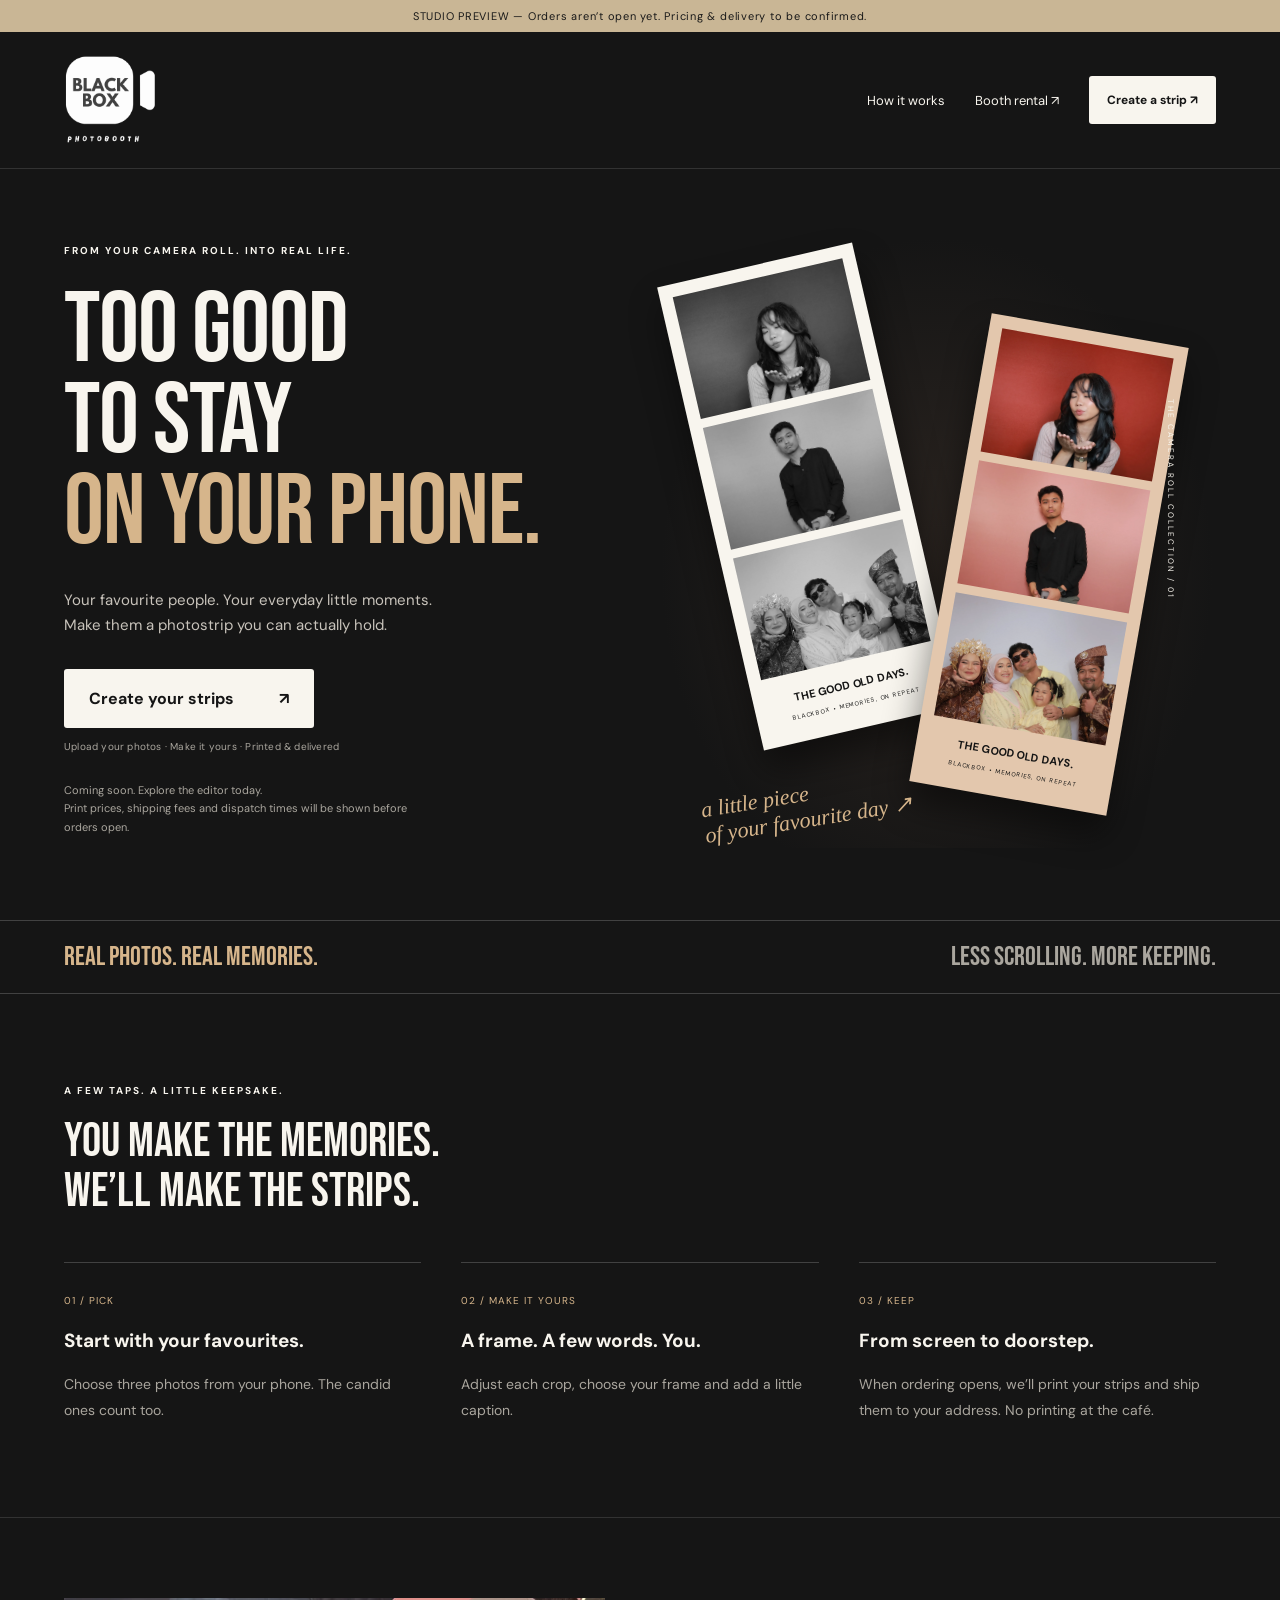
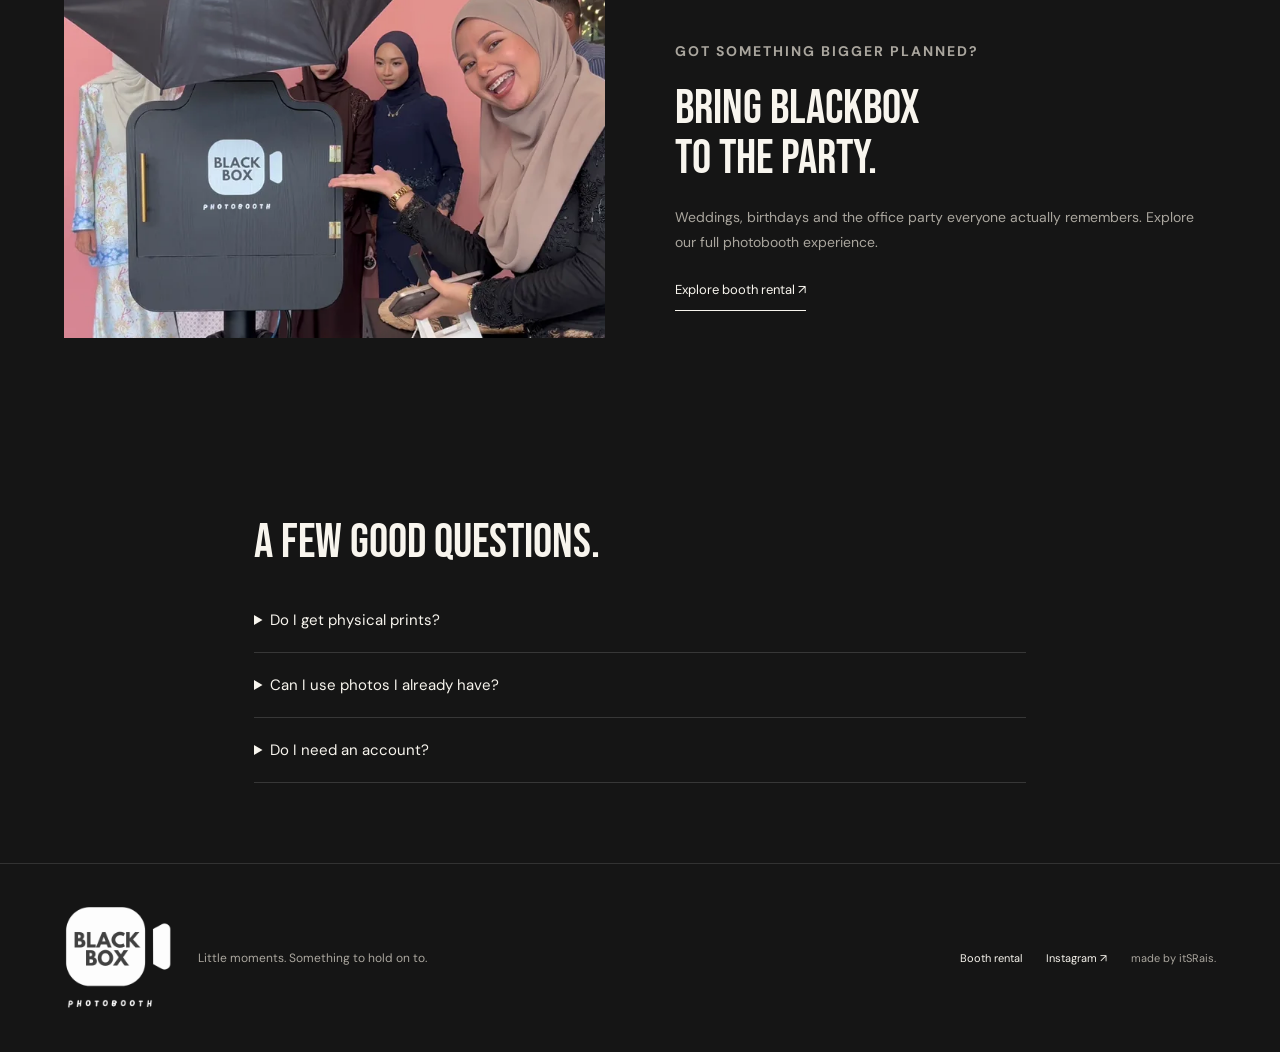
<file: index.html>
<!doctype html><html lang="en"><head><meta charset="utf-8"><meta name="viewport" content="width=device-width,initial-scale=1"><meta name="description" content="Turn your favourite photos into Blackbox photostrips. Create a strip from your camera roll, or explore our event booth rental."><title>Photostrips | Blackbox</title><link href="https://fonts.googleapis.com/css2?family=Bebas+Neue&family=DM+Sans:wght@400;500;600;700&display=swap" rel="stylesheet"><link rel="stylesheet" href="photostrips.css"><link rel="stylesheet" href="./logo.css"></head><body><div class="notice">STUDIO PREVIEW — Orders aren’t open yet. Pricing & delivery to be confirmed.</div><header><a class="wordmark bb-official" href="index.html"><span class="bb-logo-window"><img src="./assets/blackbox-official.jpeg" alt="Black Box Photobooth" width="1024" height="1280"></span></a><nav aria-label="Main navigation"><a href="index.html#how">How it works</a><a href="booth-rental.html">Booth rental ↗</a><a class="btn small" href="create.html">Create a strip ↗</a></nav></header><main><section class="landing"><div class="hero-text"><p class="eyebrow">FROM YOUR CAMERA ROLL. INTO REAL LIFE.</p><h1>TOO GOOD<br>TO STAY<br><em>ON YOUR PHONE.</em></h1><p class="lede">Your favourite people. Your everyday little moments.<br>Make them a photostrip you can actually hold.</p><a class="btn" href="create.html">Create your strips <span>↗</span></a><p class="caption">Upload your photos · Make it yours · Printed & delivered</p><p class="availability">Coming soon. Explore the editor today.<br>Print prices, shipping fees and dispatch times will be shown before orders open.</p></div><div class="hero-art"><div class="sample-strip back"><img src="assets/portrait-red.webp" alt="Blackbox photobooth memories"><img src="assets/portrait-pink.webp" alt="Blackbox photobooth memories"><img src="assets/packages-event.webp" alt="Blackbox photobooth memories"><b>THE GOOD OLD DAYS.</b><small>BLACKBOX • MEMORIES, ON REPEAT</small></div><div class="sample-strip front"><img src="assets/portrait-red.webp" alt="Blackbox photobooth memories"><img src="assets/portrait-pink.webp" alt="Blackbox photobooth memories"><img src="assets/packages-event.webp" alt="Blackbox photobooth memories"><b>THE GOOD OLD DAYS.</b><small>BLACKBOX • MEMORIES, ON REPEAT</small></div><span class="handnote">a little piece<br>of your favourite day ↗</span><span class="edition">THE CAMERA ROLL COLLECTION / 01</span></div></section><div class="band">REAL PHOTOS. REAL MEMORIES. <span>LESS SCROLLING. MORE KEEPING.</span></div><section class="section" id="how"><div class="section-top"><p class="eyebrow">A FEW TAPS. A LITTLE KEEPSAKE.</p><h2>YOU MAKE THE MEMORIES.<br>WE’LL MAKE THE STRIPS.</h2></div><div class="steps"><article><span>01 / PICK</span><h3>Start with your favourites.</h3><p>Choose three photos from your phone. The candid ones count too.</p></article><article><span>02 / MAKE IT YOURS</span><h3>A frame. A few words. You.</h3><p>Adjust each crop, choose your frame and add a little caption.</p></article><article><span>03 / KEEP</span><h3>From screen to doorstep.</h3><p>When ordering opens, we’ll print your strips and ship them to your address. No printing at the café.</p></article></div></section><section class="rental section"><img src="assets/main-setup-poster.webp" alt="Blackbox booth set up for an event" loading="lazy"><div><p class="eyebrow">GOT SOMETHING BIGGER PLANNED?</p><h2>BRING BLACKBOX<br>TO THE PARTY.</h2><p>Weddings, birthdays and the office party everyone actually remembers. Explore our full photobooth experience.</p><a class="text-link" href="booth-rental.html">Explore booth rental ↗</a></div></section><section class="section faq"><h2>A FEW GOOD QUESTIONS.</h2><details><summary>Do I get physical prints?</summary><p>That’s the plan: printed photostrips delivered to your address. This preview lets you try the design flow; it does not accept orders or payments.</p></details><details><summary>Can I use photos I already have?</summary><p>Yes. Choose three JPG, PNG or WebP images. For HEIC photos, export or convert to JPG first.</p></details><details><summary>Do I need an account?</summary><p>No account is needed to try the editor. Your photos stay in your browser in this preview and are cleared when you leave or refresh.</p></details></section></main><footer><a class="wordmark bb-official" href="index.html"><span class="bb-logo-window"><img src="./assets/blackbox-official.jpeg" alt="Black Box Photobooth" width="1024" height="1280"></span></a><p>Little moments. Something to hold on to.</p><a href="booth-rental.html">Booth rental</a><a href="https://www.instagram.com/blkboxbooth/">Instagram ↗</a><span>made by itSRais.</span></footer></body></html>
</file>
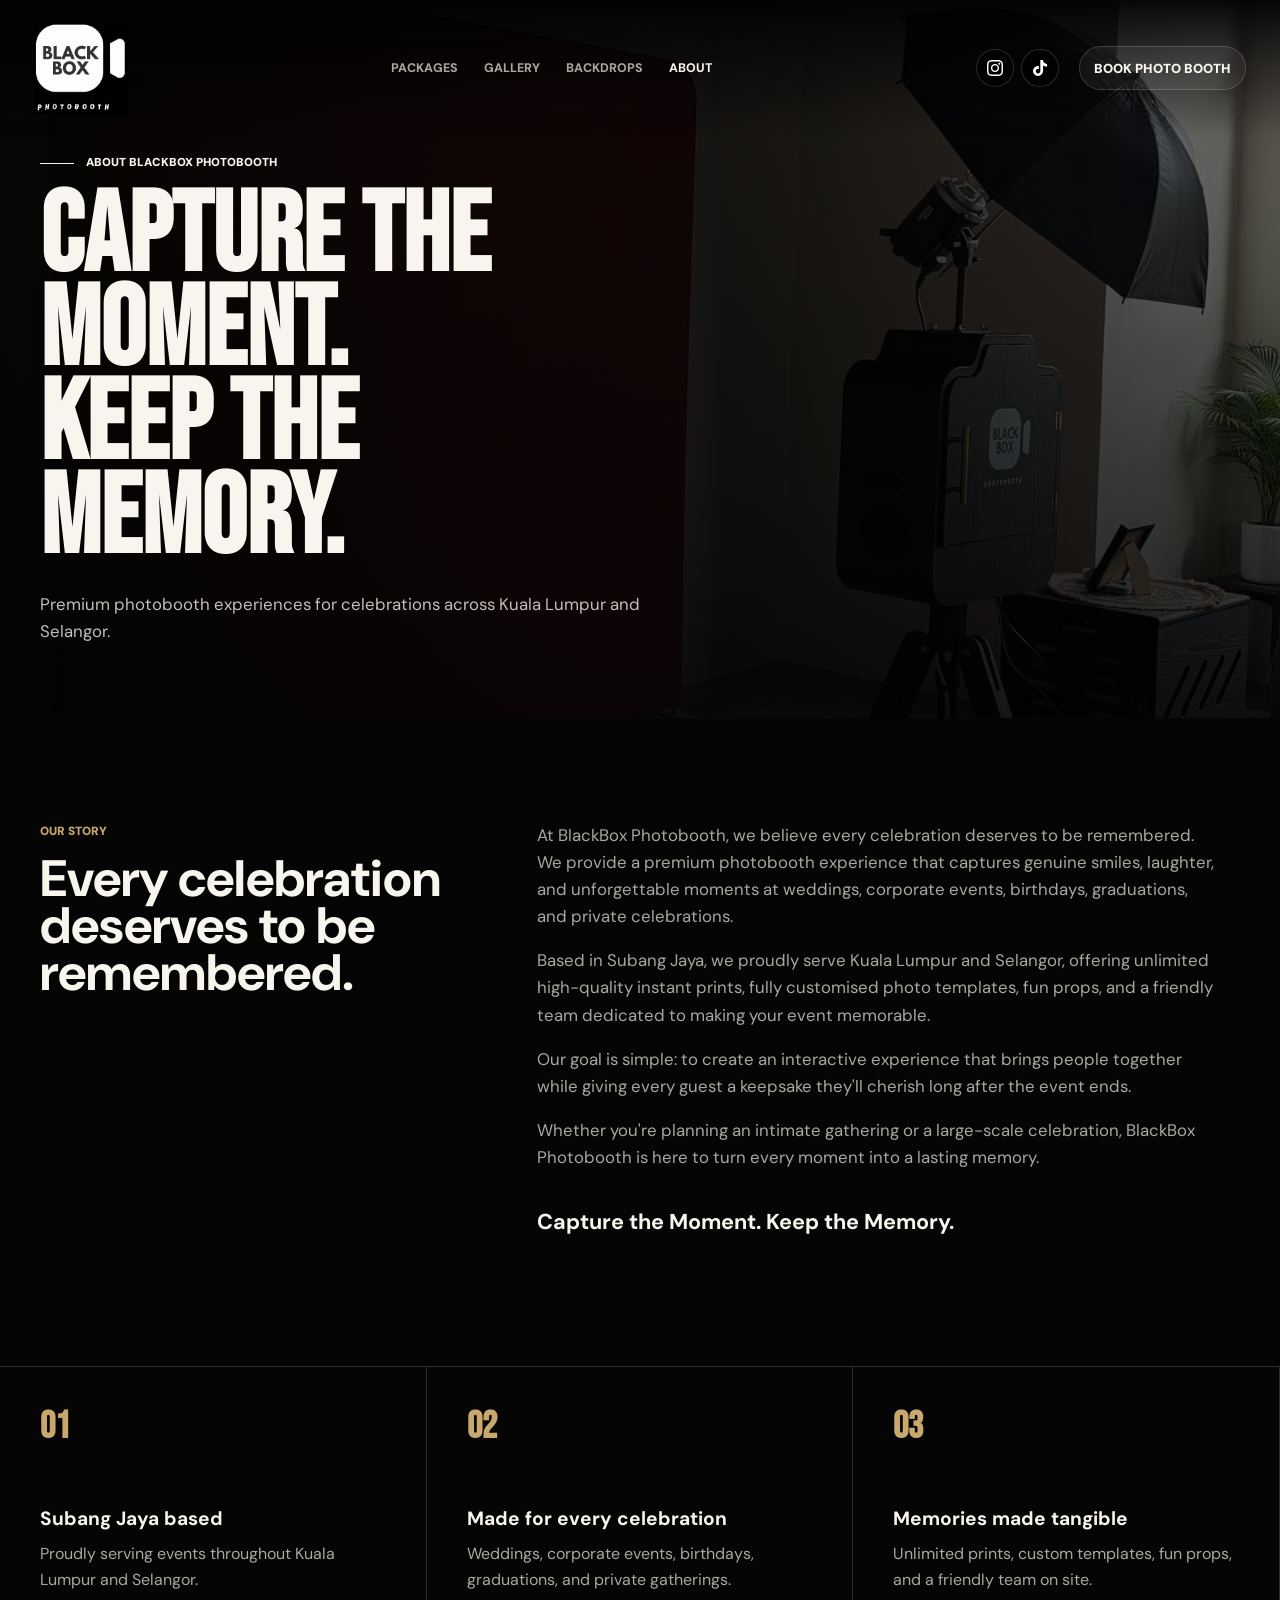
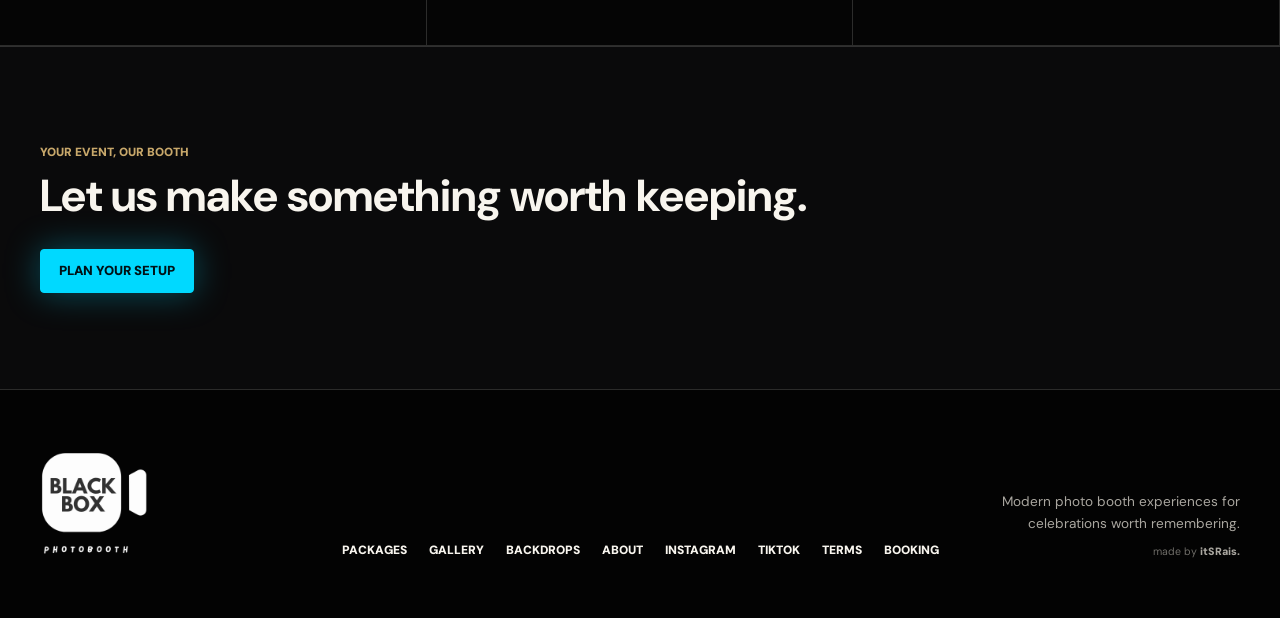
<file: about.html>
<!doctype html>
<html lang="en">
  <head>
    <meta charset="utf-8" />
    <meta name="viewport" content="width=device-width, initial-scale=1" />
    <meta name="description" content="Meet Black Box Photobooth and discover our approach to modern event photography." />
    <title>About | Black Box Photobooth</title>
    <link rel="preconnect" href="https://fonts.googleapis.com" />
    <link rel="preconnect" href="https://fonts.gstatic.com" crossorigin />
    <link href="https://fonts.googleapis.com/css2?family=Bebas+Neue&family=DM+Sans:wght@400;500;700;900&display=swap" rel="stylesheet" />
    <link rel="stylesheet" href="./styles.css" />
  <link rel="stylesheet" href="./logo.css"></head>
  <body class="inner-page page-about">
    <header class="site-header">
      <a class="brand bb-official" href="./index.html" aria-label="Black Box Photobooth home"><span class="bb-logo-window"><img src="./assets/blackbox-official.jpeg" alt="Black Box Photobooth" width="1024" height="1280"></span></a>
      <nav class="nav" aria-label="Primary navigation">
        <a href="./packages.html">Packages</a>
        <a href="./gallery.html">Gallery</a>
        <a href="./backdrops.html">Backdrops</a>
        <a href="./about.html" aria-current="page">About</a>
      </nav>
      <div class="header-socials" aria-label="BlackBox social media">
        <a class="social-icon" href="https://www.instagram.com/blkboxbooth/" target="_blank" rel="noopener noreferrer" aria-label="BlackBox Photobooth on Instagram" title="Instagram"><img src="./assets/instagram.svg" alt="" /></a>
        <a class="social-icon" href="https://www.tiktok.com/@blackboxbooth?lang=en" target="_blank" rel="noopener noreferrer" aria-label="BlackBox Photobooth on TikTok" title="TikTok"><img src="./assets/tiktok.svg" alt="" /></a>
      </div>
      <a class="nav-cta" href="https://wa.me/601119948934?text=Hi%20BlackBox%20Photobooth%2C%20I%27d%20like%20to%20make%20a%20booking.">Book photo booth</a>
      <details class="mobile-menu">
        <summary aria-label="Open navigation"><span></span><span></span><span></span></summary>
        <nav class="mobile-menu-panel" aria-label="Mobile navigation">
            <a href="./packages.html">Packages</a>
            <a href="./gallery.html">Gallery</a>
            <a href="./backdrops.html">Backdrops</a>
            <a href="./about.html" aria-current="page">About</a>
            <a class="mobile-social-link" href="https://www.instagram.com/blkboxbooth/" target="_blank" rel="noopener noreferrer"><img src="./assets/instagram.svg" alt="" />Instagram</a>
            <a class="mobile-social-link" href="https://www.tiktok.com/@blackboxbooth?lang=en" target="_blank" rel="noopener noreferrer"><img src="./assets/tiktok.svg" alt="" />TikTok</a>
            <a href="https://wa.me/601119948934?text=Hi%20BlackBox%20Photobooth%2C%20I%27d%20like%20to%20make%20a%20booking.">Book now</a>
        </nav>
      </details>
    </header>
    <main>
      <section class="page-masthead">
        <div class="page-masthead-media" aria-hidden="true"><img src="./assets/about-booth.webp" alt="" /></div>
        <div class="page-masthead-copy">
          <p class="hero-kicker">About BlackBox Photobooth</p>
          <h1>Capture the Moment. Keep the Memory.</h1>
          <p>Premium photobooth experiences for celebrations across Kuala Lumpur and Selangor.</p>
        </div>
      </section>
      <section class="content-band story-grid">
        <div><p class="micro">Our story</p><h2>Every celebration deserves to be remembered.</h2></div>
        <div class="story-copy">
          <p>At BlackBox Photobooth, we believe every celebration deserves to be remembered. We provide a premium photobooth experience that captures genuine smiles, laughter, and unforgettable moments at weddings, corporate events, birthdays, graduations, and private celebrations.</p>
          <p>Based in Subang Jaya, we proudly serve Kuala Lumpur and Selangor, offering unlimited high-quality instant prints, fully customised photo templates, fun props, and a friendly team dedicated to making your event memorable.</p>
          <p>Our goal is simple: to create an interactive experience that brings people together while giving every guest a keepsake they'll cherish long after the event ends.</p>
          <p>Whether you're planning an intimate gathering or a large-scale celebration, BlackBox Photobooth is here to turn every moment into a lasting memory.</p>
          <p class="story-signoff">Capture the Moment. Keep the Memory.</p>
        </div>
      </section>
      <section class="values-strip">
        <article><strong>01</strong><h3>Subang Jaya based</h3><p>Proudly serving events throughout Kuala Lumpur and Selangor.</p></article>
        <article><strong>02</strong><h3>Made for every celebration</h3><p>Weddings, corporate events, birthdays, graduations, and private gatherings.</p></article>
        <article><strong>03</strong><h3>Memories made tangible</h3><p>Unlimited prints, custom templates, fun props, and a friendly team on site.</p></article>
      </section>
      <section class="page-cta"><p class="micro">Your event, our booth</p><h2>Let us make something worth keeping.</h2><a class="button primary" href="https://wa.me/601119948934?text=Hi%20BlackBox%20Photobooth%2C%20I%27d%20like%20to%20make%20a%20booking.">Plan your setup</a></section>
    </main>
    <footer class="site-footer">
      <a class="footer-brand bb-official" href="./index.html"><span class="bb-logo-window"><img src="./assets/blackbox-official.jpeg" alt="Black Box Photobooth" width="1024" height="1280"></span></a>
      <nav aria-label="Footer navigation">
        <a href="./packages.html">Packages</a>
        <a href="./gallery.html">Gallery</a>
        <a href="./backdrops.html">Backdrops</a>
        <a href="./about.html">About</a>
        <a href="https://www.instagram.com/blkboxbooth/" target="_blank" rel="noopener noreferrer">Instagram</a>
        <a href="https://www.tiktok.com/@blackboxbooth?lang=en" target="_blank" rel="noopener noreferrer">TikTok</a>
        <a href="./terms.html">Terms</a>
        <a href="https://wa.me/601119948934?text=Hi%20BlackBox%20Photobooth%2C%20I%27d%20like%20to%20make%20a%20booking.">Booking</a>
      </nav>
      <div class="footer-meta">
        <p>Modern photo booth experiences for celebrations worth remembering.</p>
        <small class="site-credit">made by <span>itSRais.</span></small>
      </div>
    </footer>
  </body>
</html>
</file>
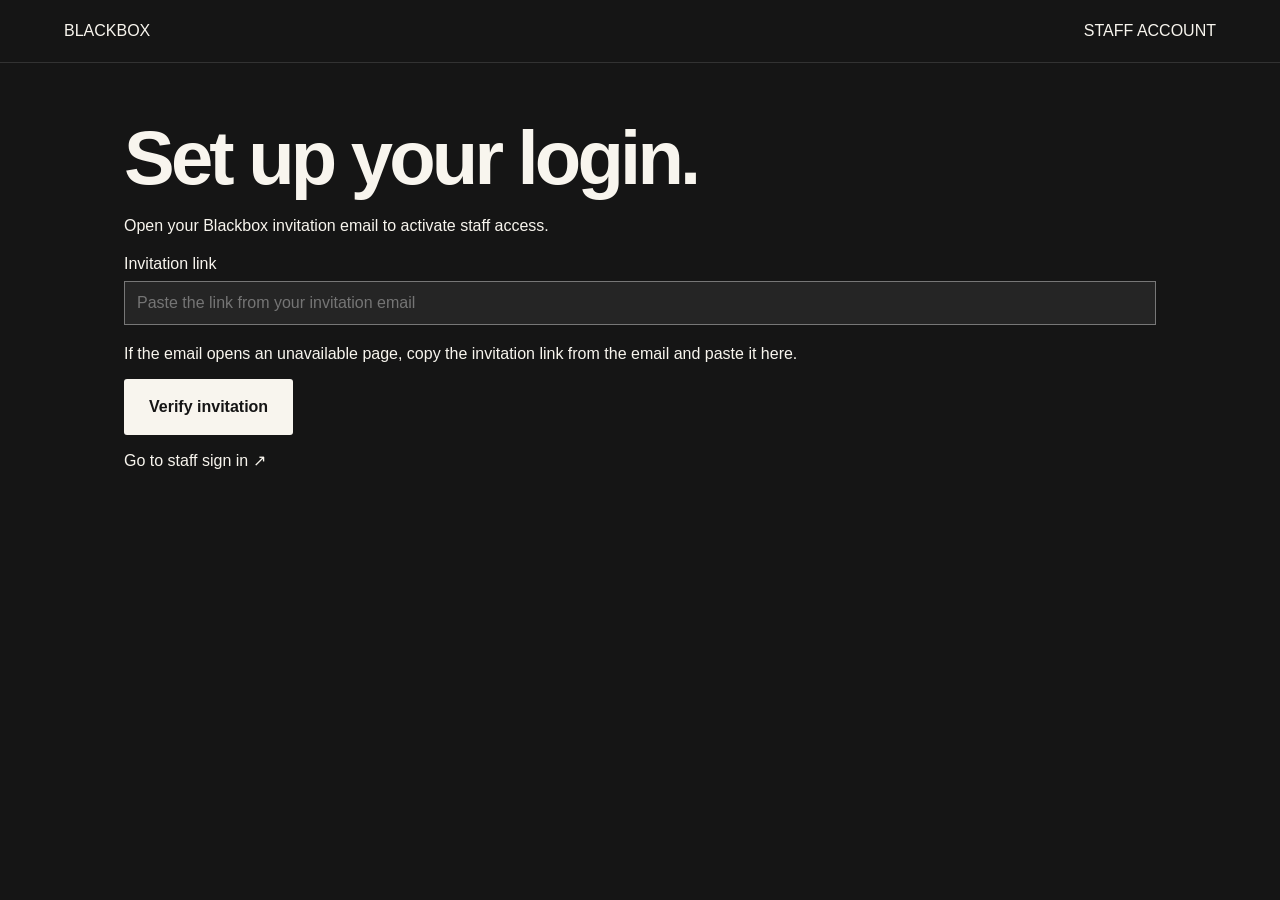
<file: activate.html>
<!doctype html><html lang="en"><head><meta charset="utf-8"><meta name="viewport" content="width=device-width,initial-scale=1"><meta name="robots" content="noindex,nofollow"><meta name="referrer" content="no-referrer"><title>Activate staff access — Blackbox</title><link rel="stylesheet" href="photostrips.css"><link rel="stylesheet" href="admin.css"><script src="activate.js" defer></script></head><body><header><a href="/">BLACKBOX</a><span>STAFF ACCOUNT</span></header><main class="admin"><h1>Set up your login.</h1><p>Open your Blackbox invitation email to activate staff access.</p><p id="activation-message" role="status" aria-live="polite"></p><form id="invite-link"><label>Invitation link<input name="link" type="url" autocomplete="off" required placeholder="Paste the link from your invitation email"></label><p>If the email opens an unavailable page, copy the invitation link from the email and paste it here.</p><button class="btn">Verify invitation</button></form><form id="password-form" hidden><label>New password<input name="password" type="password" minlength="12" maxlength="128" autocomplete="new-password" required></label><label>Confirm password<input name="confirm" type="password" minlength="12" maxlength="128" autocomplete="new-password" required></label><p>Use at least 12 characters. Keep your password private.</p><button class="btn">Activate staff login</button></form><p><a href="admin.html">Go to staff sign in ↗</a></p></main></body></html>
</file>
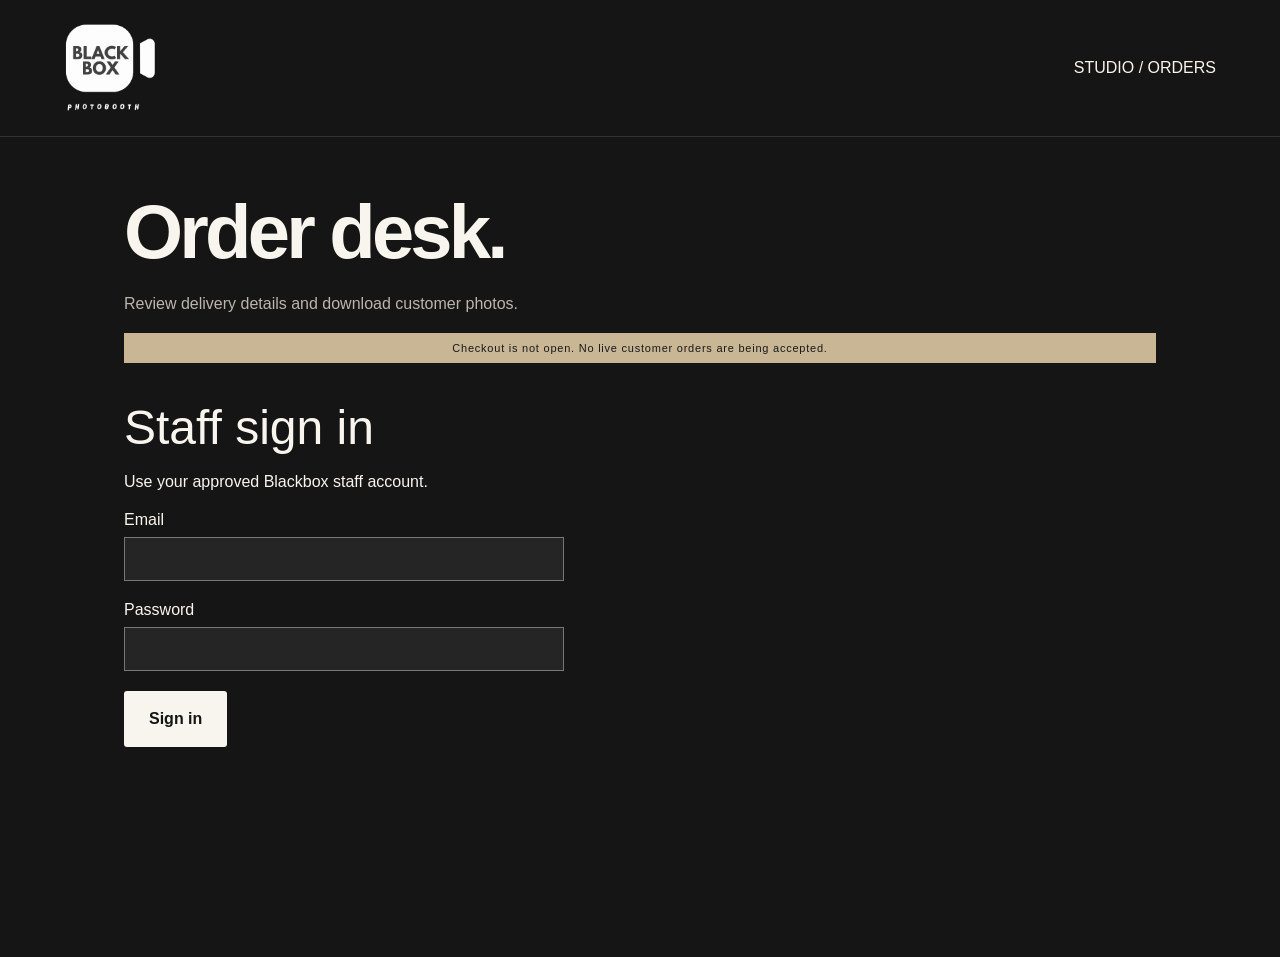
<file: admin.html>
<!doctype html><html lang="en"><head><meta charset="utf-8"><meta name="viewport" content="width=device-width,initial-scale=1"><meta name="robots" content="noindex,nofollow"><meta name="referrer" content="no-referrer"><title>Orders — Blackbox</title><link rel="stylesheet" href="photostrips.css"><link rel="stylesheet" href="logo.css"><link rel="stylesheet" href="admin.css"><script src="admin.js" defer></script></head><body>
<header><a href="/" class="brand bb-official"><span class="bb-logo-window"><img src="assets/blackbox-official.jpeg" alt="Black Box Photobooth" width="1024" height="1280"></span></a><span>STUDIO / ORDERS</span><button id="logout" hidden>Sign out</button></header>
<main class="admin"><h1>Order desk.</h1><p class="muted">Review delivery details and download customer photos.</p><p class="notice">Checkout is not open. No live customer orders are being accepted.</p>
<form id="login"><h2>Staff sign in</h2><p>Use your approved Blackbox staff account.</p><label>Email<input name="email" type="email" autocomplete="username" required></label><label>Password<input name="password" type="password" autocomplete="current-password" required></label><button class="btn">Sign in</button></form>
<p id="message" role="status" aria-live="polite"></p>
<section id="desk" hidden><div class="toolbar"><h2>Orders</h2><button id="refresh">Refresh</button></div><p class="muted">Queues and counts cover loaded orders. Payment is not connected yet; test orders are labelled.</p><div id="queues" class="queues" role="group" aria-label="Order queues"></div><div class="filters"><label>Search loaded orders<input id="search" type="search" placeholder="Order ID, name, email, phone or tracking"></label><label>Order type<select id="order-type"><option value="all">All orders</option><option value="live">Live only</option><option value="test">Test only</option></select></label><label>Created from<input id="date-from" type="date"></label><label>Created through<input id="date-to" type="date"></label></div><p id="result-count" role="status"></p><div id="orders"></div><button id="load-more" hidden>Load older orders</button></section><dialog id="order-dialog"><div class="toolbar"><h2>Order details</h2><button id="close-order" aria-label="Close order details">Close ×</button></div><div id="order-detail"></div></dialog></main></body></html>
</file>
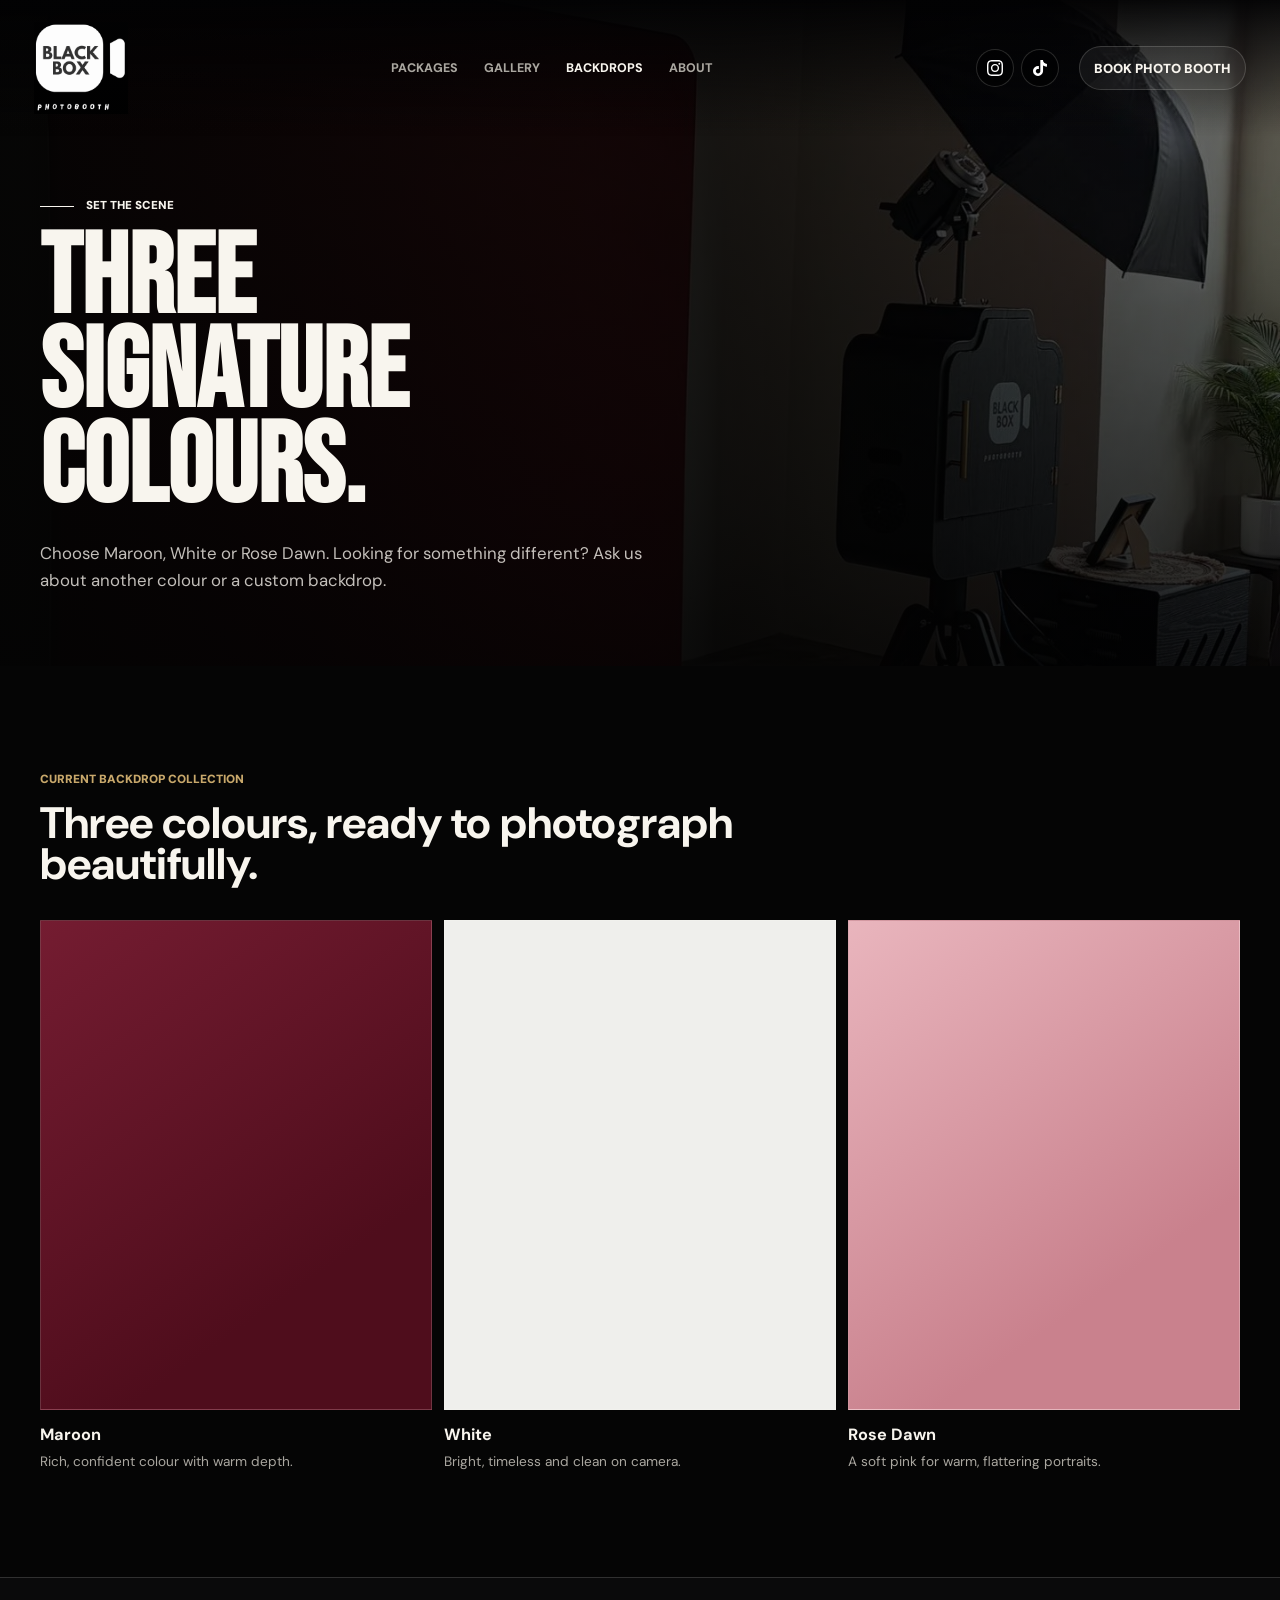
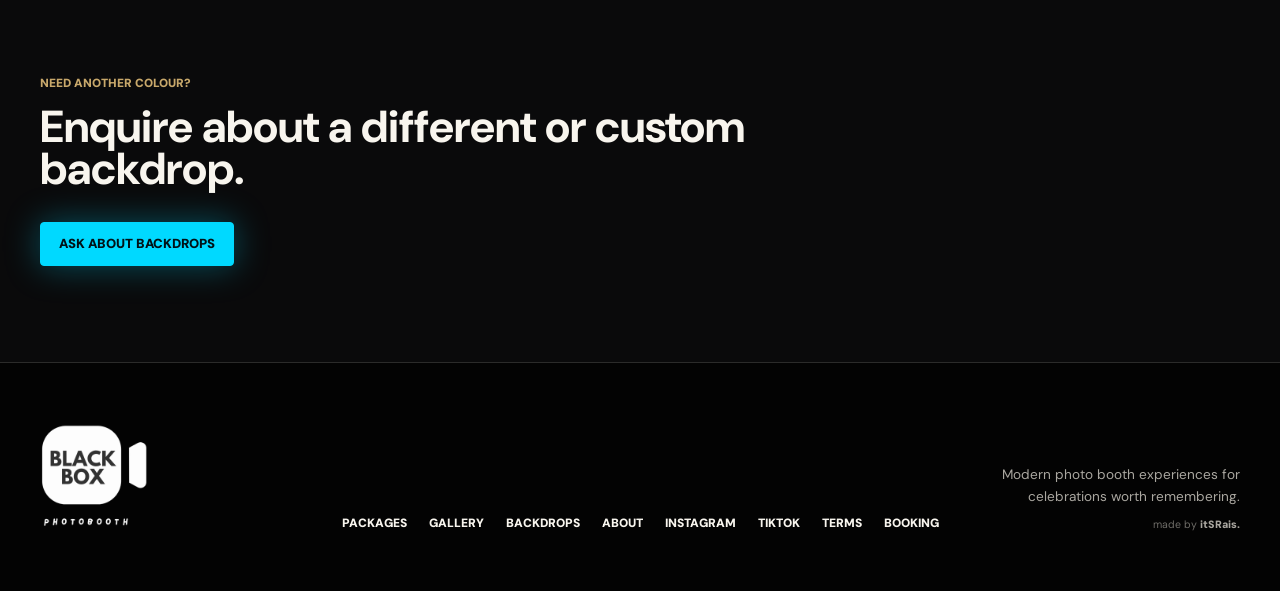
<file: backdrops.html>
<!doctype html>
<html lang="en">
  <head>
    <meta charset="utf-8" />
    <meta name="viewport" content="width=device-width, initial-scale=1" />
    <meta name="description" content="Browse stylish Black Box Photobooth backdrop options for every event look." />
    <title>Backdrops | Black Box Photobooth</title>
    <link rel="preconnect" href="https://fonts.googleapis.com" />
    <link rel="preconnect" href="https://fonts.gstatic.com" crossorigin />
    <link href="https://fonts.googleapis.com/css2?family=Bebas+Neue&family=DM+Sans:wght@400;500;700;900&display=swap" rel="stylesheet" />
    <link rel="stylesheet" href="./styles.css" />
  <link rel="stylesheet" href="./logo.css"></head>
  <body class="inner-page page-backdrops">
    <header class="site-header">
      <a class="brand bb-official" href="./index.html" aria-label="Black Box Photobooth home"><span class="bb-logo-window"><img src="./assets/blackbox-official.jpeg" alt="Black Box Photobooth" width="1024" height="1280"></span></a>
      <nav class="nav" aria-label="Primary navigation">
        <a href="./packages.html">Packages</a>
        <a href="./gallery.html">Gallery</a>
        <a href="./backdrops.html" aria-current="page">Backdrops</a>
        <a href="./about.html">About</a>
      </nav>
      <div class="header-socials" aria-label="BlackBox social media">
        <a class="social-icon" href="https://www.instagram.com/blkboxbooth/" target="_blank" rel="noopener noreferrer" aria-label="BlackBox Photobooth on Instagram" title="Instagram"><img src="./assets/instagram.svg" alt="" /></a>
        <a class="social-icon" href="https://www.tiktok.com/@blackboxbooth?lang=en" target="_blank" rel="noopener noreferrer" aria-label="BlackBox Photobooth on TikTok" title="TikTok"><img src="./assets/tiktok.svg" alt="" /></a>
      </div>
      <a class="nav-cta" href="https://wa.me/601119948934?text=Hi%20BlackBox%20Photobooth%2C%20I%27d%20like%20to%20make%20a%20booking.">Book photo booth</a>
      <details class="mobile-menu">
        <summary aria-label="Open navigation"><span></span><span></span><span></span></summary>
        <nav class="mobile-menu-panel" aria-label="Mobile navigation">
            <a href="./packages.html">Packages</a>
            <a href="./gallery.html">Gallery</a>
            <a href="./backdrops.html" aria-current="page">Backdrops</a>
            <a href="./about.html">About</a>
            <a class="mobile-social-link" href="https://www.instagram.com/blkboxbooth/" target="_blank" rel="noopener noreferrer"><img src="./assets/instagram.svg" alt="" />Instagram</a>
            <a class="mobile-social-link" href="https://www.tiktok.com/@blackboxbooth?lang=en" target="_blank" rel="noopener noreferrer"><img src="./assets/tiktok.svg" alt="" />TikTok</a>
            <a href="https://wa.me/601119948934?text=Hi%20BlackBox%20Photobooth%2C%20I%27d%20like%20to%20make%20a%20booking.">Book now</a>
        </nav>
      </details>
    </header>
    <main>
      <section class="page-masthead">
        <div class="page-masthead-media" aria-hidden="true"><img src="./assets/about-booth.webp" alt="" /></div>
        <div class="page-masthead-copy">
          <p class="hero-kicker">Set the scene</p>
          <h1>Three signature colours.</h1>
          <p>Choose Maroon, White or Rose Dawn. Looking for something different? Ask us about another colour or a custom backdrop.</p>
        </div>
      </section>
      <section class="content-band backdrop-section">
        <div class="section-heading compact-heading"><p class="micro">Current backdrop collection</p><h2>Three colours, ready to photograph beautifully.</h2></div>
        <div class="backdrop-grid">
          <article class="backdrop-card"><div class="backdrop-swatch maroon"></div><h3>Maroon</h3><p>Rich, confident colour with warm depth.</p></article>
          <article class="backdrop-card"><div class="backdrop-swatch clean-white"></div><h3>White</h3><p>Bright, timeless and clean on camera.</p></article>
          <article class="backdrop-card"><div class="backdrop-swatch rose-dawn"></div><h3>Rose Dawn</h3><p>A soft pink for warm, flattering portraits.</p></article>
        </div>
      </section>
      <section class="page-cta"><p class="micro">Need another colour?</p><h2>Enquire about a different or custom backdrop.</h2><a class="button primary" href="https://wa.me/601119948934?text=Hi%20BlackBox%20Photobooth%2C%20I%27d%20like%20to%20ask%20about%20a%20different%20or%20custom%20backdrop.">Ask about backdrops</a></section>
    </main>
    <footer class="site-footer">
      <a class="footer-brand bb-official" href="./index.html"><span class="bb-logo-window"><img src="./assets/blackbox-official.jpeg" alt="Black Box Photobooth" width="1024" height="1280"></span></a>
      <nav aria-label="Footer navigation">
        <a href="./packages.html">Packages</a>
        <a href="./gallery.html">Gallery</a>
        <a href="./backdrops.html">Backdrops</a>
        <a href="./about.html">About</a>
        <a href="https://www.instagram.com/blkboxbooth/" target="_blank" rel="noopener noreferrer">Instagram</a>
        <a href="https://www.tiktok.com/@blackboxbooth?lang=en" target="_blank" rel="noopener noreferrer">TikTok</a>
        <a href="./terms.html">Terms</a>
        <a href="https://wa.me/601119948934?text=Hi%20BlackBox%20Photobooth%2C%20I%27d%20like%20to%20make%20a%20booking.">Booking</a>
      </nav>
      <div class="footer-meta">
        <p>Modern photo booth experiences for celebrations worth remembering.</p>
        <small class="site-credit">made by <span>itSRais.</span></small>
      </div>
    </footer>
  </body>
</html>
</file>
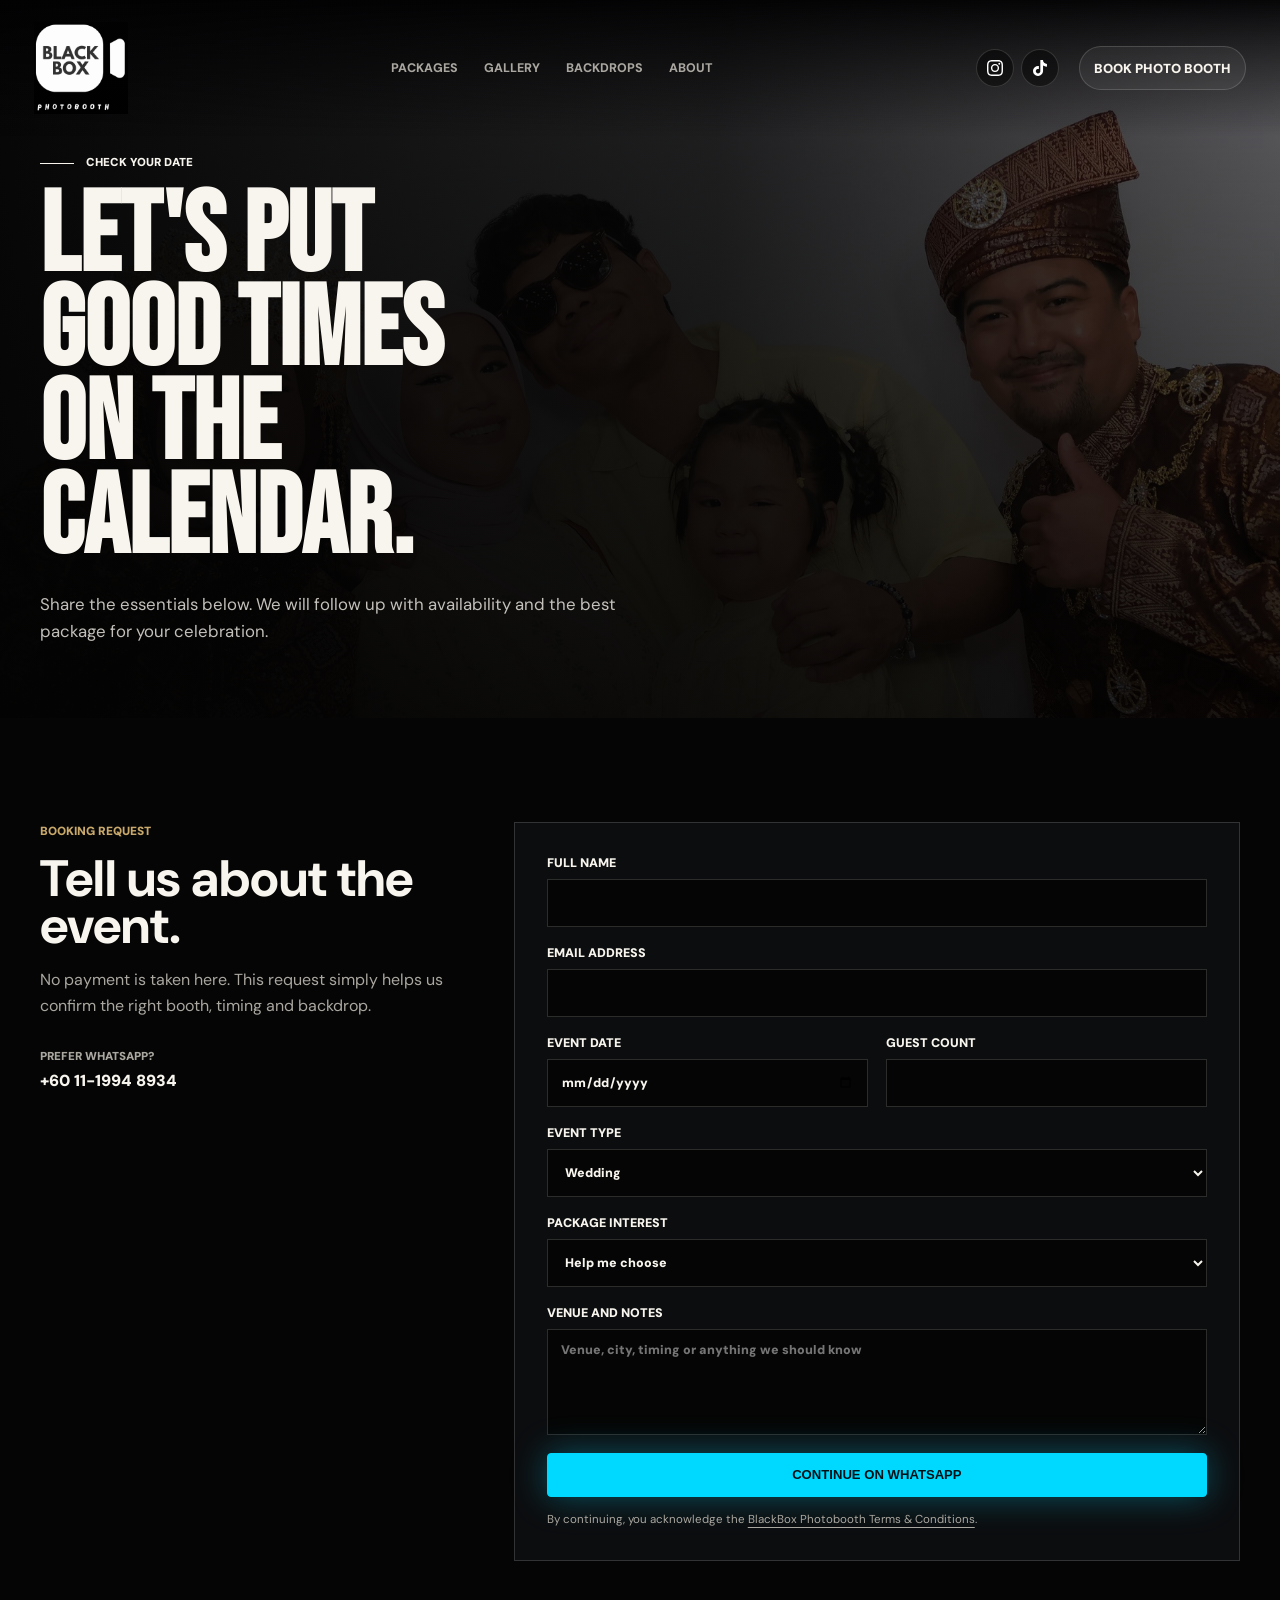
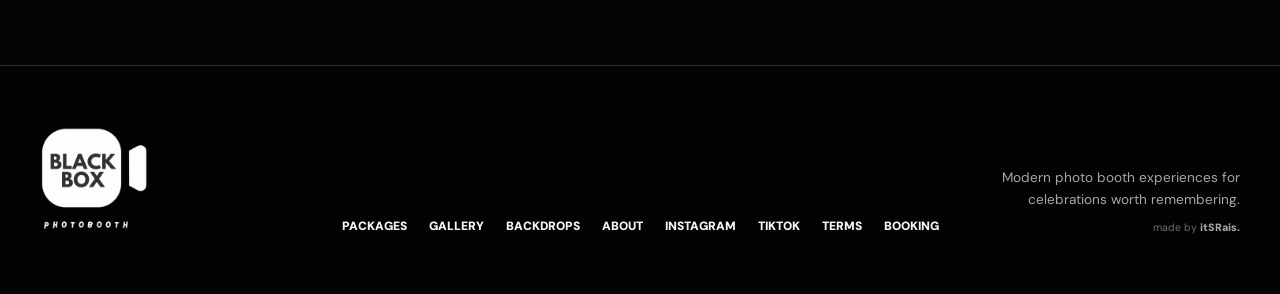
<file: booking.html>
<!doctype html>
<html lang="en">
  <head>
    <meta charset="utf-8" />
    <meta name="viewport" content="width=device-width, initial-scale=1" />
    <meta name="description" content="Check your date and request a Black Box Photobooth booking." />
    <title>Booking | Black Box Photobooth</title>
    <link rel="preconnect" href="https://fonts.googleapis.com" />
    <link rel="preconnect" href="https://fonts.gstatic.com" crossorigin />
    <link href="https://fonts.googleapis.com/css2?family=Bebas+Neue&family=DM+Sans:wght@400;500;700;900&display=swap" rel="stylesheet" />
    <link rel="stylesheet" href="./styles.css" />
  <link rel="stylesheet" href="./logo.css"></head>
  <body class="inner-page page-booking">
    <header class="site-header">
      <a class="brand bb-official" href="./index.html" aria-label="Black Box Photobooth home"><span class="bb-logo-window"><img src="./assets/blackbox-official.jpeg" alt="Black Box Photobooth" width="1024" height="1280"></span></a>
      <nav class="nav" aria-label="Primary navigation">
        <a href="./packages.html">Packages</a>
        <a href="./gallery.html">Gallery</a>
        <a href="./backdrops.html">Backdrops</a>
        <a href="./about.html">About</a>
      </nav>
      <div class="header-socials" aria-label="BlackBox social media">
        <a class="social-icon" href="https://www.instagram.com/blkboxbooth/" target="_blank" rel="noopener noreferrer" aria-label="BlackBox Photobooth on Instagram" title="Instagram"><img src="./assets/instagram.svg" alt="" /></a>
        <a class="social-icon" href="https://www.tiktok.com/@blackboxbooth?lang=en" target="_blank" rel="noopener noreferrer" aria-label="BlackBox Photobooth on TikTok" title="TikTok"><img src="./assets/tiktok.svg" alt="" /></a>
      </div>
      <a class="nav-cta" href="https://wa.me/601119948934?text=Hi%20BlackBox%20Photobooth%2C%20I%27d%20like%20to%20make%20a%20booking.">Book photo booth</a>
      <details class="mobile-menu">
        <summary aria-label="Open navigation"><span></span><span></span><span></span></summary>
        <nav class="mobile-menu-panel" aria-label="Mobile navigation">
            <a href="./packages.html">Packages</a>
            <a href="./gallery.html">Gallery</a>
            <a href="./backdrops.html">Backdrops</a>
            <a href="./about.html">About</a>
            <a class="mobile-social-link" href="https://www.instagram.com/blkboxbooth/" target="_blank" rel="noopener noreferrer"><img src="./assets/instagram.svg" alt="" />Instagram</a>
            <a class="mobile-social-link" href="https://www.tiktok.com/@blackboxbooth?lang=en" target="_blank" rel="noopener noreferrer"><img src="./assets/tiktok.svg" alt="" />TikTok</a>
            <a href="https://wa.me/601119948934?text=Hi%20BlackBox%20Photobooth%2C%20I%27d%20like%20to%20make%20a%20booking." aria-current="page">Book now</a>
        </nav>
      </details>
    </header>
    <main>
      <section class="page-masthead">
        <div class="page-masthead-media" aria-hidden="true"><img src="./assets/packages-event.webp" alt="" /></div>
        <div class="page-masthead-copy">
          <p class="hero-kicker">Check your date</p>
          <h1>Let's put good times on the calendar.</h1>
          <p>Share the essentials below. We will follow up with availability and the best package for your celebration.</p>
        </div>
      </section>
      <section class="content-band booking-layout">
        <div class="booking-intro"><p class="micro">Booking request</p><h2>Tell us about the event.</h2><p>No payment is taken here. This request simply helps us confirm the right booth, timing and backdrop.</p><div class="booking-contact"><span>Prefer WhatsApp?</span><a href="https://wa.me/601119948934">+60 11-1994 8934</a></div></div>
        <form class="booking-form" id="booking-form">
          <label>Full name<input type="text" name="name" autocomplete="name" required /></label>
          <label>Email address<input type="email" name="email" autocomplete="email" required /></label>
          <div class="form-row"><label>Event date<input type="date" name="date" required /></label><label>Guest count<input type="number" name="guests" min="1" inputmode="numeric" /></label></div>
          <label>Event type<select name="event_type"><option>Wedding</option><option>Birthday or private party</option><option>Corporate event</option><option>Brand activation</option><option>Other</option></select></label>
          <label>Package interest<select name="package"><option>Help me choose</option><option>3 hours - RM650</option><option>4 hours - RM800</option></select></label>
          <label>Venue and notes<textarea name="details" rows="5" placeholder="Venue, city, timing or anything we should know"></textarea></label>
          <button class="button primary" type="submit">Continue on WhatsApp</button>
          <p class="form-terms">By continuing, you acknowledge the <a href="./terms.html">BlackBox Photobooth Terms &amp; Conditions</a>.</p>
        </form>
      </section>
    </main>
    <footer class="site-footer">
      <a class="footer-brand bb-official" href="./index.html"><span class="bb-logo-window"><img src="./assets/blackbox-official.jpeg" alt="Black Box Photobooth" width="1024" height="1280"></span></a>
      <nav aria-label="Footer navigation">
        <a href="./packages.html">Packages</a>
        <a href="./gallery.html">Gallery</a>
        <a href="./backdrops.html">Backdrops</a>
        <a href="./about.html">About</a>
        <a href="https://www.instagram.com/blkboxbooth/" target="_blank" rel="noopener noreferrer">Instagram</a>
        <a href="https://www.tiktok.com/@blackboxbooth?lang=en" target="_blank" rel="noopener noreferrer">TikTok</a>
        <a href="./terms.html">Terms</a>
        <a href="https://wa.me/601119948934?text=Hi%20BlackBox%20Photobooth%2C%20I%27d%20like%20to%20make%20a%20booking.">Booking</a>
      </nav>
      <div class="footer-meta">
        <p>Modern photo booth experiences for celebrations worth remembering.</p>
        <small class="site-credit">made by <span>itSRais.</span></small>
      </div>
    </footer>
    <script>
      document.getElementById("booking-form")?.addEventListener("submit", (event) => {
        event.preventDefault();
        const data = new FormData(event.currentTarget);
        const message = [
          "Hi BlackBox Photobooth, I'd like to make a booking.",
          `Name: ${data.get("name") || "-"}`,
          `Email: ${data.get("email") || "-"}`,
          `Event date: ${data.get("date") || "-"}`,
          `Guest count: ${data.get("guests") || "-"}`,
          `Event type: ${data.get("event_type") || "-"}`,
          `Package: ${data.get("package") || "-"}`,
          `Venue / notes: ${data.get("details") || "-"}`,
        ].join("\n");
        window.location.href = `https://wa.me/601119948934?text=${encodeURIComponent(message)}`;
      });
    </script>
  </body>
</html>
</file>
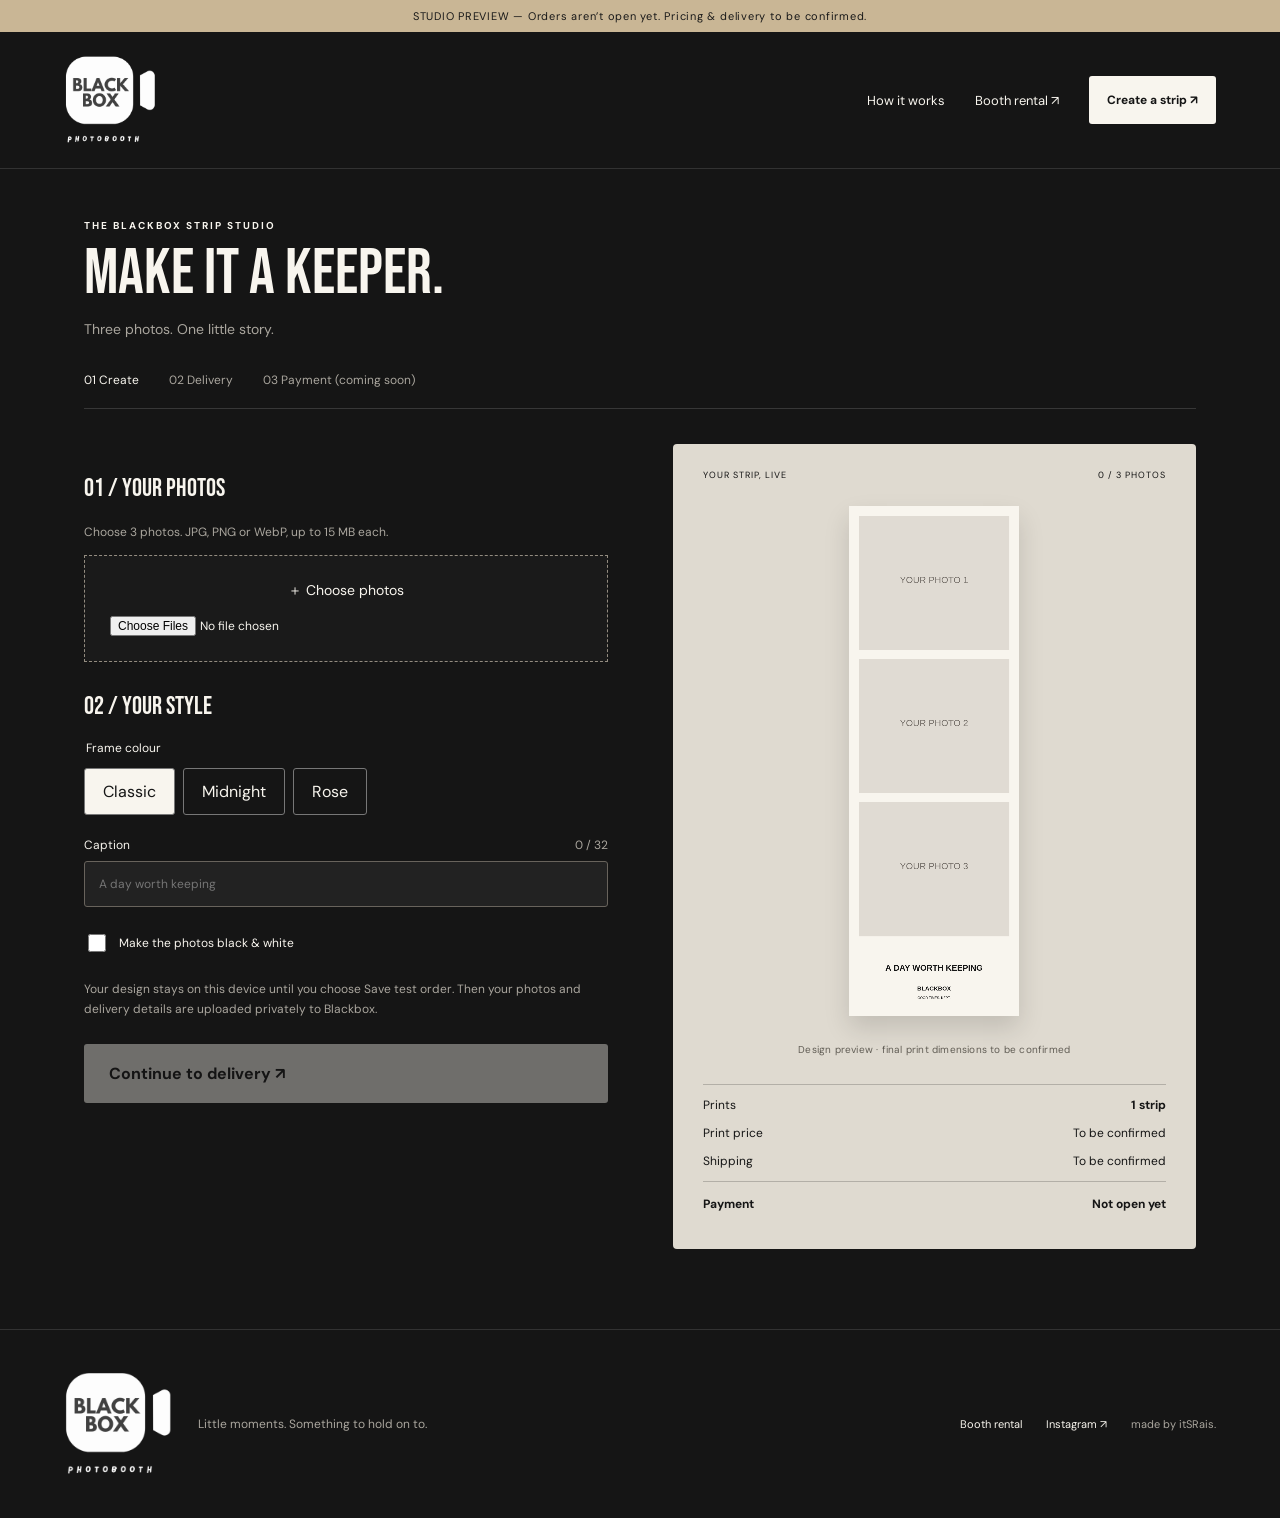
<file: create.html>
<!doctype html><html lang="en"><head><meta charset="utf-8"><meta name="viewport" content="width=device-width,initial-scale=1"><meta name="description" content="Turn your favourite photos into Blackbox photostrips. Create a strip from your camera roll, or explore our event booth rental."><title>Photostrips | Blackbox</title><link href="https://fonts.googleapis.com/css2?family=Bebas+Neue&family=DM+Sans:wght@400;500;600;700&display=swap" rel="stylesheet"><link rel="stylesheet" href="photostrips.css"><link rel="stylesheet" href="./logo.css"></head><body><div class="notice">STUDIO PREVIEW — Orders aren’t open yet. Pricing & delivery to be confirmed.</div><header><a class="wordmark bb-official" href="index.html"><span class="bb-logo-window"><img src="./assets/blackbox-official.jpeg" alt="Black Box Photobooth" width="1024" height="1280"></span></a><nav aria-label="Main navigation"><a href="index.html#how">How it works</a><a href="booth-rental.html">Booth rental ↗</a><a class="btn small" href="create.html">Create a strip ↗</a></nav></header><main class="studio"><div class="studio-heading"><p class="eyebrow">THE BLACKBOX STRIP STUDIO</p><h1>MAKE IT A KEEPER.</h1><p>Three photos. One little story.</p></div><ol class="progress"><li class="active">01 Create</li><li id="delivery-step">02 Delivery</li><li>03 Payment (coming soon)</li></ol><div class="studio-grid"><section class="controls" id="editor"><h2>01 / YOUR PHOTOS</h2><p>Choose 3 photos. JPG, PNG or WebP, up to 15 MB each.</p><label class="upload">＋ Choose photos<input id="upload" type="file" accept="image/jpeg,image/png,image/webp" multiple></label><p id="message" role="status" aria-live="polite"></p><div id="photo-controls"></div><h2>02 / YOUR STYLE</h2><fieldset class="frames"><legend>Frame colour</legend><button type="button" data-frame="#f8f5ee" aria-pressed="true">Classic</button><button type="button" data-frame="#171717" aria-pressed="false">Midnight</button><button type="button" data-frame="#e9b5bd" aria-pressed="false">Rose</button></fieldset><label class="field">Caption <span id="count">0 / 32</span><input id="caption" maxlength="32" placeholder="A day worth keeping"></label><label class="check"><input id="mono" type="checkbox"> Make the photos black & white</label><p class="local-note">Your design stays on this device until you choose Save test order. Then your photos and delivery details are uploaded privately to Blackbox.</p><button id="next" class="btn" disabled>Continue to delivery ↗</button></section><section id="delivery" class="controls" hidden><button class="text-link" id="back" type="button">← Back to your design</button><h2>WHERE’S IT HEADED?</h2><p>Save a test order to try the upload flow. Use sample delivery details. No payment is taken and nothing will be printed or shipped.</p><form id="delivery-form"><label class="field">Full name<input name="name" autocomplete="name" required maxlength="100"></label><label class="field">Email<input name="email" type="email" autocomplete="email" required></label><label class="field">Phone<input name="phone" type="tel" autocomplete="tel" required></label><label class="field">Street address<input name="address" autocomplete="street-address" required></label><div class="two"><label class="field">Postcode<input name="postcode" inputmode="numeric" pattern="[0-9]{5}" maxlength="5" autocomplete="postal-code" required></label><label class="field">City<input name="city" autocomplete="address-level2" required></label></div><label class="field">State / territory<select name="state" required><option value="">Choose state</option><option>Johor</option><option>Kedah</option><option>Kelantan</option><option>Kuala Lumpur</option><option>Labuan</option><option>Melaka</option><option>Negeri Sembilan</option><option>Pahang</option><option>Penang</option><option>Perak</option><option>Perlis</option><option>Putrajaya</option><option>Sabah</option><option>Sarawak</option><option>Selangor</option><option>Terengganu</option></select></label><p>Delivery country: Malaysia</p><label class="field">Number of strips<select id="quantity"><option>1</option><option>2</option><option>3</option><option>5</option><option>10</option></select></label><label class="check"><input id="test-consent" type="checkbox" required> I agree to upload these photos and details privately to Blackbox for this test.</label><button class="btn" type="submit" id="save-test">Save test order ↗</button><button type="button" id="restart-test" class="text-link" hidden>Start a new design</button><p id="review" role="status" aria-live="polite"></p></form></section><aside class="preview-panel"><div class="preview-top"><span>YOUR STRIP, LIVE</span><span id="filled">0 / 3 PHOTOS</span></div><canvas id="strip" width="600" height="1800" aria-label="Live photostrip preview"></canvas><p class="caption">Design preview · final print dimensions to be confirmed</p><div class="summary"><p><span>Prints</span><b id="qty-label">1 strip</b></p><p><span>Print price</span><span>To be confirmed</span></p><p><span>Shipping</span><span>To be confirmed</span></p><p><b>Payment</b><b>Not open yet</b></p></div></aside></div><noscript>This editor needs JavaScript enabled to load and arrange your photos.</noscript></main><script src="photostrips.js"></script><footer><a class="wordmark bb-official" href="index.html"><span class="bb-logo-window"><img src="./assets/blackbox-official.jpeg" alt="Black Box Photobooth" width="1024" height="1280"></span></a><p>Little moments. Something to hold on to.</p><a href="booth-rental.html">Booth rental</a><a href="https://www.instagram.com/blkboxbooth/">Instagram ↗</a><span>made by itSRais.</span></footer></body></html>
</file>
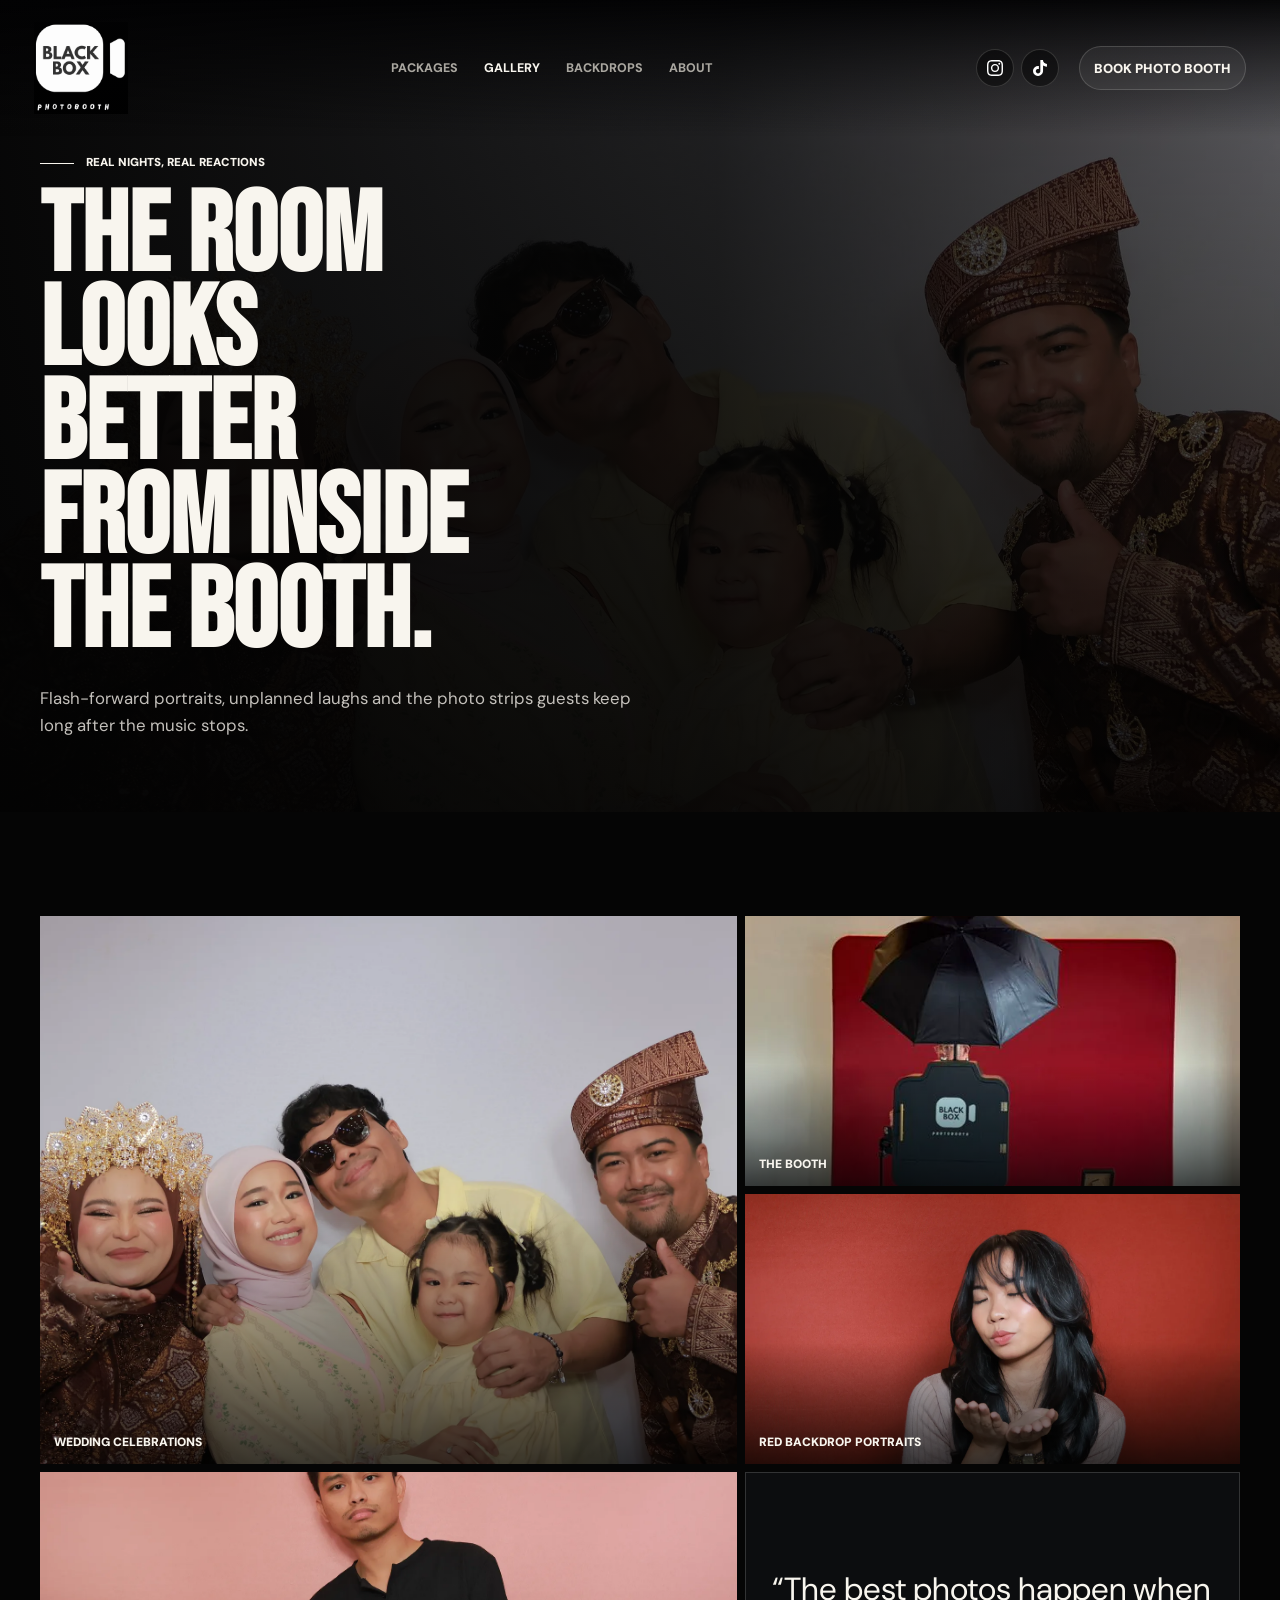
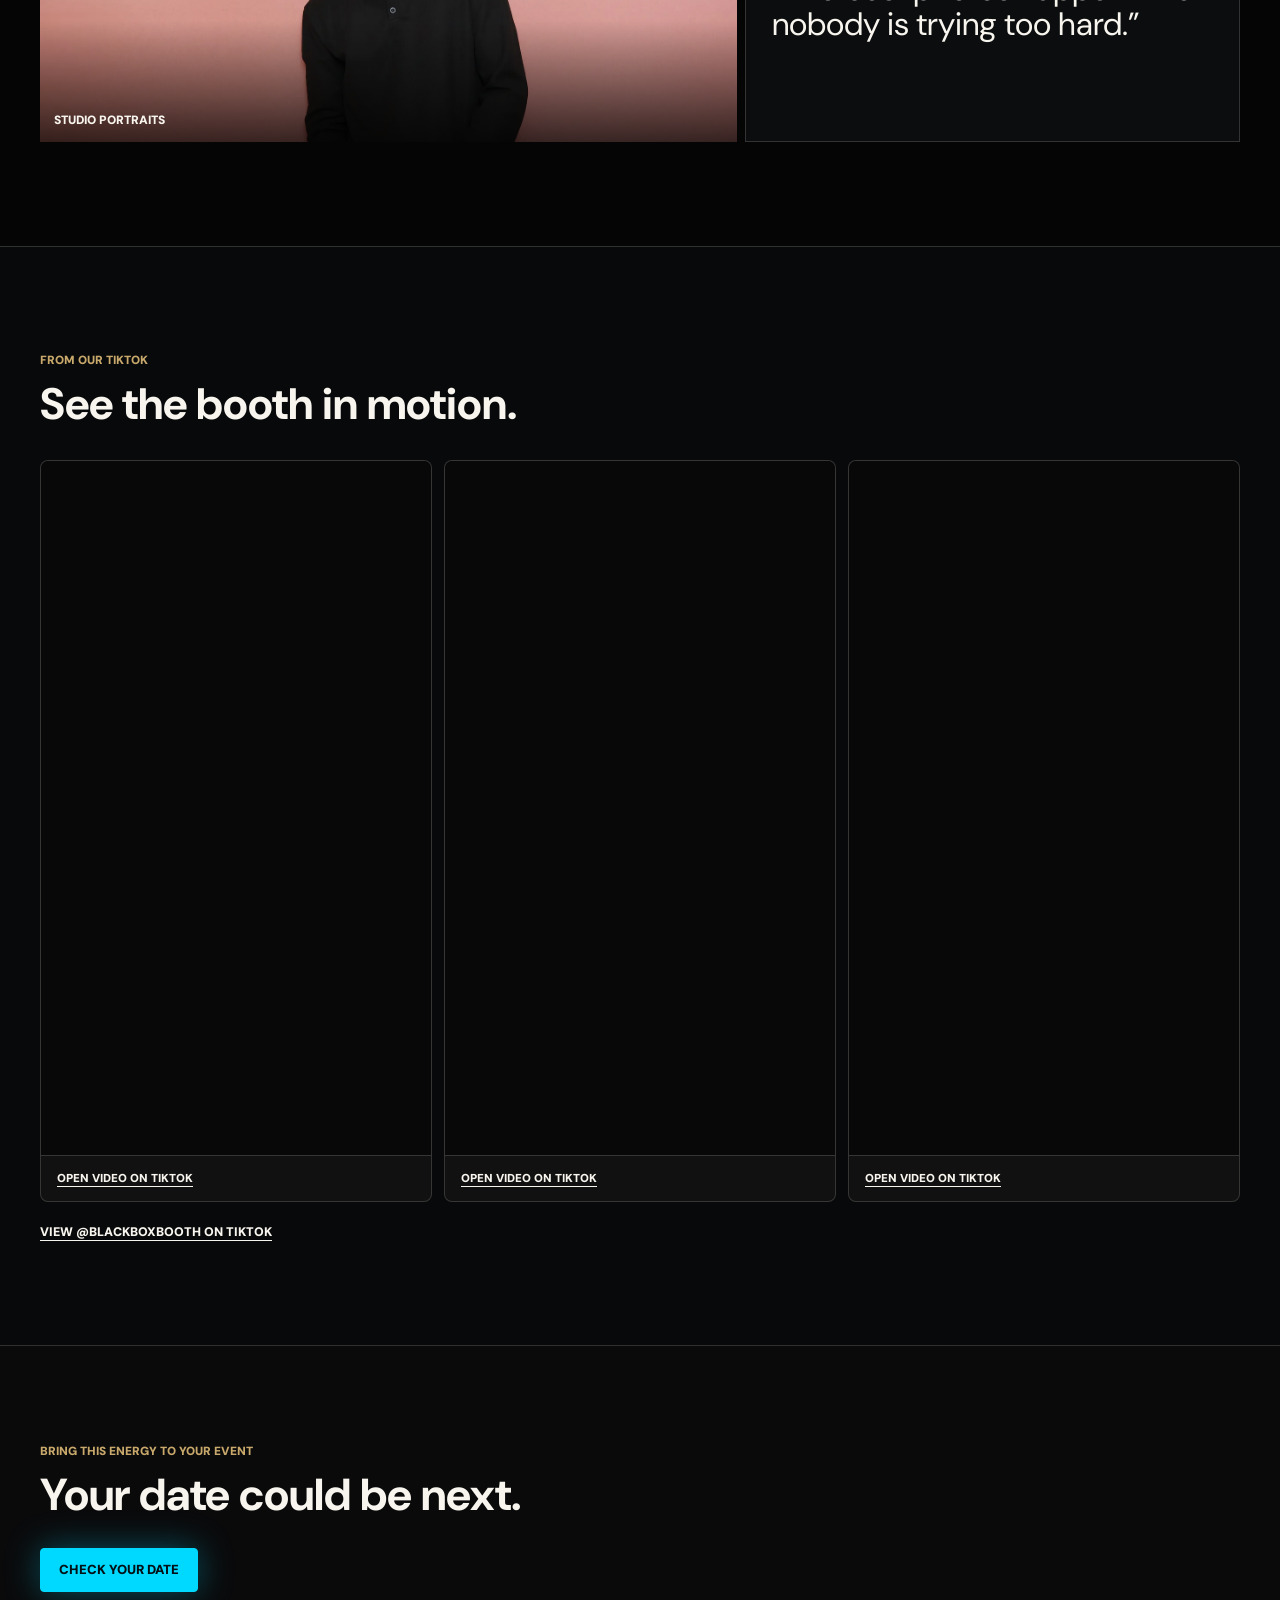
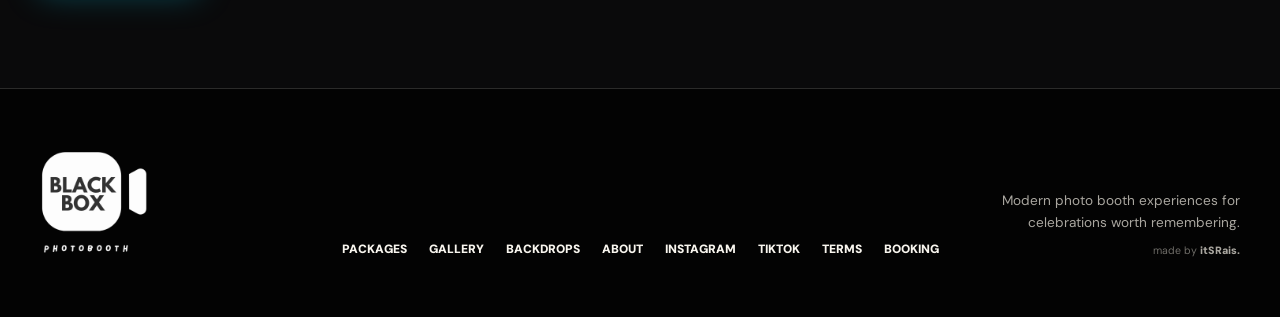
<file: gallery.html>
<!doctype html>
<html lang="en">
  <head>
    <meta charset="utf-8" />
    <meta name="viewport" content="width=device-width, initial-scale=1" />
    <meta name="description" content="See Black Box Photobooth moments from weddings, parties and brand events." />
    <title>Gallery | Black Box Photobooth</title>
    <link rel="preconnect" href="https://fonts.googleapis.com" />
    <link rel="preconnect" href="https://fonts.gstatic.com" crossorigin />
    <link href="https://fonts.googleapis.com/css2?family=Bebas+Neue&family=DM+Sans:wght@400;500;700;900&display=swap" rel="stylesheet" />
    <link rel="stylesheet" href="./styles.css" />
  <link rel="stylesheet" href="./logo.css"></head>
  <body class="inner-page page-gallery">
    <header class="site-header">
      <a class="brand bb-official" href="./index.html" aria-label="Black Box Photobooth home"><span class="bb-logo-window"><img src="./assets/blackbox-official.jpeg" alt="Black Box Photobooth" width="1024" height="1280"></span></a>
      <nav class="nav" aria-label="Primary navigation">
        <a href="./packages.html">Packages</a>
        <a href="./gallery.html" aria-current="page">Gallery</a>
        <a href="./backdrops.html">Backdrops</a>
        <a href="./about.html">About</a>
      </nav>
      <div class="header-socials" aria-label="BlackBox social media">
        <a class="social-icon" href="https://www.instagram.com/blkboxbooth/" target="_blank" rel="noopener noreferrer" aria-label="BlackBox Photobooth on Instagram" title="Instagram"><img src="./assets/instagram.svg" alt="" /></a>
        <a class="social-icon" href="https://www.tiktok.com/@blackboxbooth?lang=en" target="_blank" rel="noopener noreferrer" aria-label="BlackBox Photobooth on TikTok" title="TikTok"><img src="./assets/tiktok.svg" alt="" /></a>
      </div>
      <a class="nav-cta" href="https://wa.me/601119948934?text=Hi%20BlackBox%20Photobooth%2C%20I%27d%20like%20to%20make%20a%20booking.">Book photo booth</a>
      <details class="mobile-menu">
        <summary aria-label="Open navigation"><span></span><span></span><span></span></summary>
        <nav class="mobile-menu-panel" aria-label="Mobile navigation">
            <a href="./packages.html">Packages</a>
            <a href="./gallery.html" aria-current="page">Gallery</a>
            <a href="./backdrops.html">Backdrops</a>
            <a href="./about.html">About</a>
            <a class="mobile-social-link" href="https://www.instagram.com/blkboxbooth/" target="_blank" rel="noopener noreferrer"><img src="./assets/instagram.svg" alt="" />Instagram</a>
            <a class="mobile-social-link" href="https://www.tiktok.com/@blackboxbooth?lang=en" target="_blank" rel="noopener noreferrer"><img src="./assets/tiktok.svg" alt="" />TikTok</a>
            <a href="https://wa.me/601119948934?text=Hi%20BlackBox%20Photobooth%2C%20I%27d%20like%20to%20make%20a%20booking.">Book now</a>
        </nav>
      </details>
    </header>
    <main>
      <section class="page-masthead">
        <div class="page-masthead-media" aria-hidden="true"><img src="./assets/packages-event.webp" alt="" /></div>
        <div class="page-masthead-copy">
          <p class="hero-kicker">Real nights, real reactions</p>
          <h1>The room looks better from inside the booth.</h1>
          <p>Flash-forward portraits, unplanned laughs and the photo strips guests keep long after the music stops.</p>
        </div>
      </section>
      <section class="content-band gallery-page-grid" aria-label="Black Box event gallery">
        <figure class="gallery-tile gallery-tile-large"><img src="./assets/packages-event.webp" alt="Family and friends celebrating together at a wedding photo booth" /><figcaption>Wedding celebrations</figcaption></figure>
        <figure class="gallery-tile crop-booth"><img src="./assets/booth-front.webp" alt="BlackBox Photobooth setup with lighting and red backdrop" /><figcaption>The booth</figcaption></figure>
        <figure class="gallery-tile crop-print"><img src="./assets/portrait-red.webp" alt="Guest portrait photographed against a red backdrop" /><figcaption>Red backdrop portraits</figcaption></figure>
        <figure class="gallery-tile crop-party"><img src="./assets/portrait-pink.webp" alt="Guest portrait photographed against a soft pink backdrop" /><figcaption>Studio portraits</figcaption></figure>
        <div class="gallery-quote"><p>&ldquo;The best photos happen when nobody is trying too hard.&rdquo;</p></div>
      </section>
      <section class="content-band tiktok-section" aria-labelledby="tiktok-title">
        <div class="section-heading compact-heading">
          <p class="micro">From our TikTok</p>
          <h2 id="tiktok-title">See the booth in motion.</h2>
        </div>
        <div class="tiktok-grid">
          <article class="tiktok-card">
            <iframe src="https://www.tiktok.com/player/v1/7616127251540741394?autoplay=0&amp;controls=1" title="BlackBox Photobooth TikTok video 1" loading="lazy" allow="fullscreen" allowfullscreen></iframe>
            <a href="https://www.tiktok.com/@blackboxbooth/video/7616127251540741394?lang=en" target="_blank" rel="noopener noreferrer">Open video on TikTok</a>
          </article>
          <article class="tiktok-card">
            <iframe src="https://www.tiktok.com/player/v1/7622299400219512072?autoplay=0&amp;controls=1" title="BlackBox Photobooth TikTok video 2" loading="lazy" allow="fullscreen" allowfullscreen></iframe>
            <a href="https://www.tiktok.com/@blackboxbooth/video/7622299400219512072?lang=en" target="_blank" rel="noopener noreferrer">Open video on TikTok</a>
          </article>
          <article class="tiktok-card">
            <iframe src="https://www.tiktok.com/player/v1/7654751482213829896?autoplay=0&amp;controls=1" title="BlackBox Photobooth TikTok video 3" loading="lazy" allow="fullscreen" allowfullscreen></iframe>
            <a href="https://www.tiktok.com/@blackboxbooth/video/7654751482213829896?lang=en" target="_blank" rel="noopener noreferrer">Open video on TikTok</a>
          </article>
        </div>
        <a class="tiktok-profile-link" href="https://www.tiktok.com/@blackboxbooth" target="_blank" rel="noopener noreferrer">View @blackboxbooth on TikTok</a>
      </section>
      <section class="page-cta"><p class="micro">Bring this energy to your event</p><h2>Your date could be next.</h2><a class="button primary" href="https://wa.me/601119948934?text=Hi%20BlackBox%20Photobooth%2C%20I%27d%20like%20to%20make%20a%20booking.">Check your date</a></section>
    </main>
    <footer class="site-footer">
      <a class="footer-brand bb-official" href="./index.html"><span class="bb-logo-window"><img src="./assets/blackbox-official.jpeg" alt="Black Box Photobooth" width="1024" height="1280"></span></a>
      <nav aria-label="Footer navigation">
        <a href="./packages.html">Packages</a>
        <a href="./gallery.html">Gallery</a>
        <a href="./backdrops.html">Backdrops</a>
        <a href="./about.html">About</a>
        <a href="https://www.instagram.com/blkboxbooth/" target="_blank" rel="noopener noreferrer">Instagram</a>
        <a href="https://www.tiktok.com/@blackboxbooth?lang=en" target="_blank" rel="noopener noreferrer">TikTok</a>
        <a href="./terms.html">Terms</a>
        <a href="https://wa.me/601119948934?text=Hi%20BlackBox%20Photobooth%2C%20I%27d%20like%20to%20make%20a%20booking.">Booking</a>
      </nav>
      <div class="footer-meta">
        <p>Modern photo booth experiences for celebrations worth remembering.</p>
        <small class="site-credit">made by <span>itSRais.</span></small>
      </div>
    </footer>
  </body>
</html>
</file>
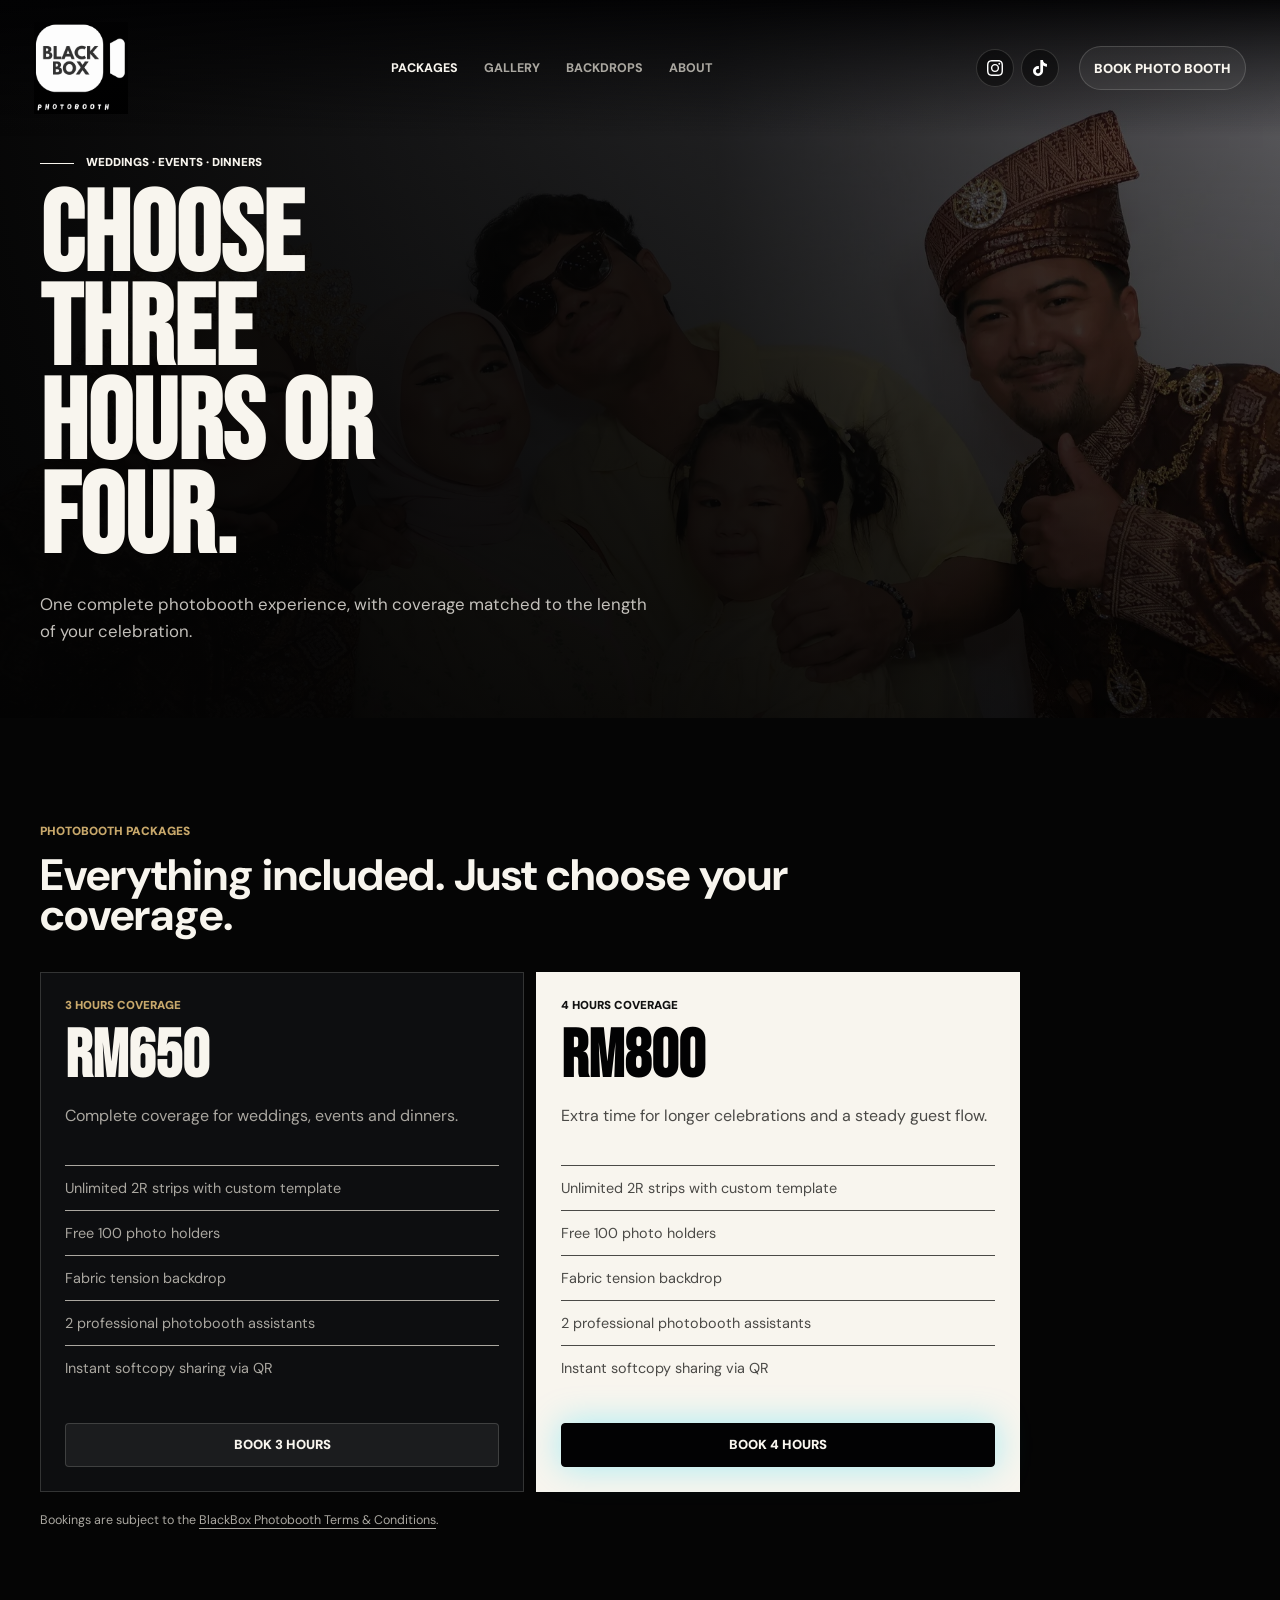
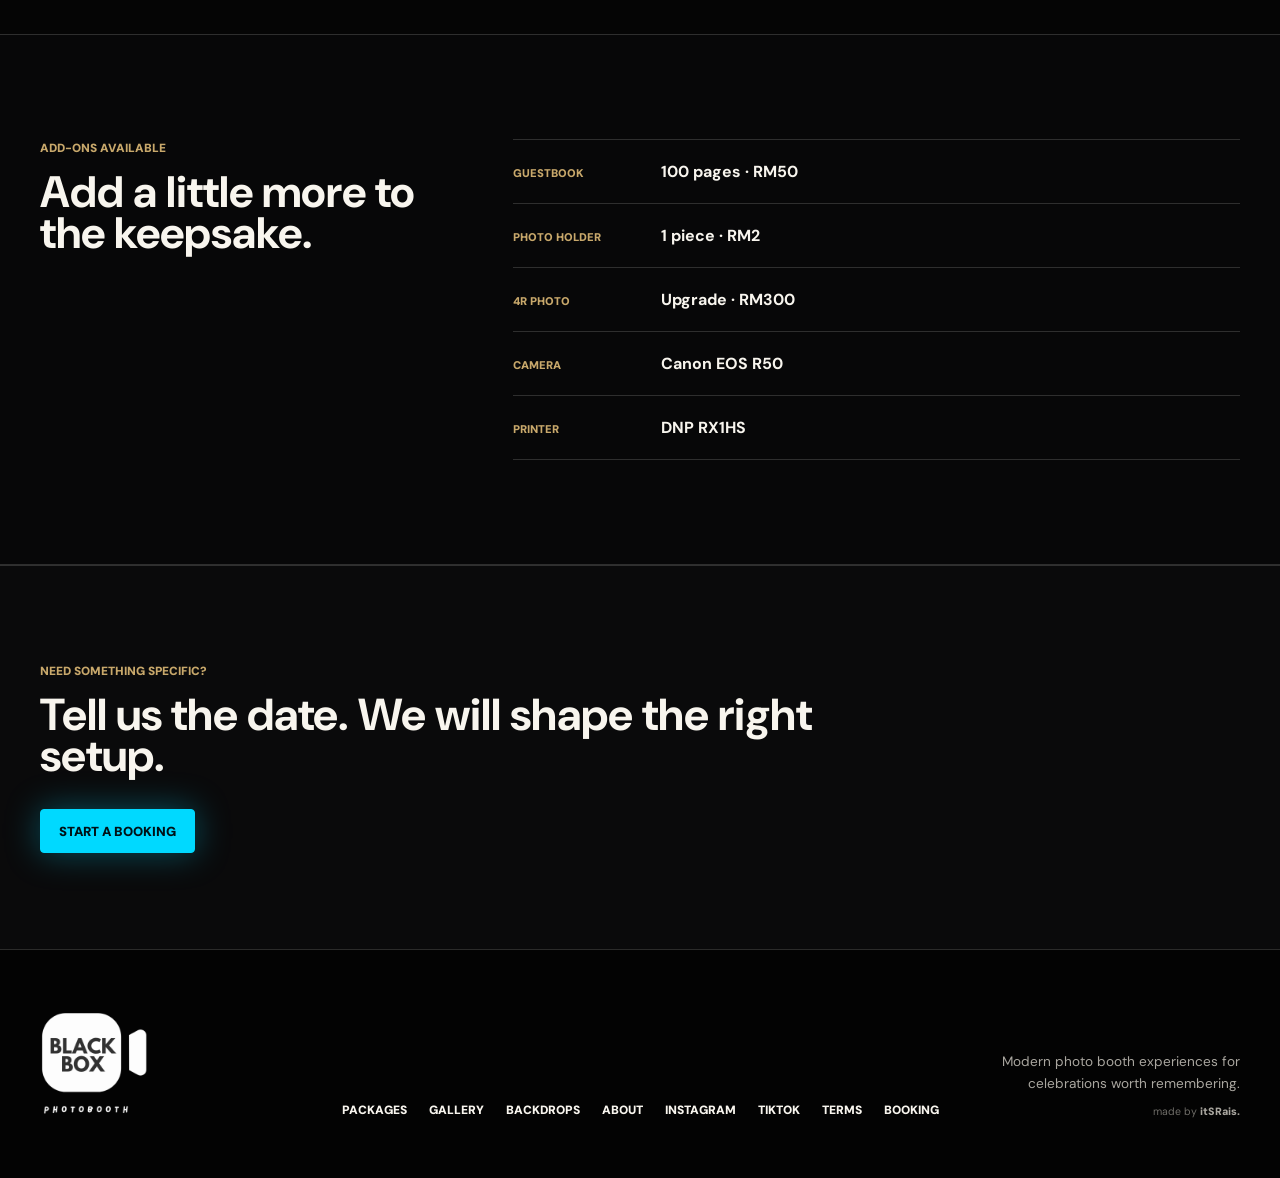
<file: packages.html>
<!doctype html>
<html lang="en">
  <head>
    <meta charset="utf-8" />
    <meta name="viewport" content="width=device-width, initial-scale=1" />
    <meta name="description" content="Compare Black Box Photobooth packages for weddings, parties and brand events." />
    <title>Packages | Black Box Photobooth</title>
    <link rel="preconnect" href="https://fonts.googleapis.com" />
    <link rel="preconnect" href="https://fonts.gstatic.com" crossorigin />
    <link href="https://fonts.googleapis.com/css2?family=Bebas+Neue&family=DM+Sans:wght@400;500;700;900&display=swap" rel="stylesheet" />
    <link rel="stylesheet" href="./styles.css" />
  <link rel="stylesheet" href="./logo.css"></head>
  <body class="inner-page page-packages">
    <header class="site-header">
      <a class="brand bb-official" href="./index.html" aria-label="Black Box Photobooth home"><span class="bb-logo-window"><img src="./assets/blackbox-official.jpeg" alt="Black Box Photobooth" width="1024" height="1280"></span></a>
      <nav class="nav" aria-label="Primary navigation">
        <a href="./packages.html" aria-current="page">Packages</a>
        <a href="./gallery.html">Gallery</a>
        <a href="./backdrops.html">Backdrops</a>
        <a href="./about.html">About</a>
      </nav>
      <div class="header-socials" aria-label="BlackBox social media">
        <a class="social-icon" href="https://www.instagram.com/blkboxbooth/" target="_blank" rel="noopener noreferrer" aria-label="BlackBox Photobooth on Instagram" title="Instagram"><img src="./assets/instagram.svg" alt="" /></a>
        <a class="social-icon" href="https://www.tiktok.com/@blackboxbooth?lang=en" target="_blank" rel="noopener noreferrer" aria-label="BlackBox Photobooth on TikTok" title="TikTok"><img src="./assets/tiktok.svg" alt="" /></a>
      </div>
      <a class="nav-cta" href="https://wa.me/601119948934?text=Hi%20BlackBox%20Photobooth%2C%20I%27d%20like%20to%20make%20a%20booking.">Book photo booth</a>
      <details class="mobile-menu">
        <summary aria-label="Open navigation"><span></span><span></span><span></span></summary>
        <nav class="mobile-menu-panel" aria-label="Mobile navigation">
            <a href="./packages.html" aria-current="page">Packages</a>
            <a href="./gallery.html">Gallery</a>
            <a href="./backdrops.html">Backdrops</a>
            <a href="./about.html">About</a>
            <a class="mobile-social-link" href="https://www.instagram.com/blkboxbooth/" target="_blank" rel="noopener noreferrer"><img src="./assets/instagram.svg" alt="" />Instagram</a>
            <a class="mobile-social-link" href="https://www.tiktok.com/@blackboxbooth?lang=en" target="_blank" rel="noopener noreferrer"><img src="./assets/tiktok.svg" alt="" />TikTok</a>
            <a href="https://wa.me/601119948934?text=Hi%20BlackBox%20Photobooth%2C%20I%27d%20like%20to%20make%20a%20booking.">Book now</a>
        </nav>
      </details>
    </header>
    <main>
      <section class="page-masthead">
        <div class="page-masthead-media" aria-hidden="true"><img src="./assets/packages-event.webp" alt="" /></div>
        <div class="page-masthead-copy">
          <p class="hero-kicker">Weddings &middot; Events &middot; Dinners</p>
          <h1>Choose three hours or four.</h1>
          <p>One complete photobooth experience, with coverage matched to the length of your celebration.</p>
        </div>
      </section>
      <section class="content-band package-section">
        <div class="section-heading compact-heading"><p class="micro">Photobooth packages</p><h2>Everything included. Just choose your coverage.</h2></div>
        <div class="package-grid">
          <article class="package-card">
            <p class="package-label">3 hours coverage</p><h2>RM650</h2><p>Complete coverage for weddings, events and dinners.</p>
            <ul><li>Unlimited 2R strips with custom template</li><li>Free 100 photo holders</li><li>Fabric tension backdrop</li><li>2 professional photobooth assistants</li><li>Instant softcopy sharing via QR</li></ul>
            <a class="button secondary" href="https://wa.me/601119948934?text=Hi%20BlackBox%20Photobooth%2C%20I%27d%20like%20to%20book%20the%203-hour%20RM650%20package.">Book 3 hours</a>
          </article>
          <article class="package-card featured">
            <p class="package-label">4 hours coverage</p><h2>RM800</h2><p>Extra time for longer celebrations and a steady guest flow.</p>
            <ul><li>Unlimited 2R strips with custom template</li><li>Free 100 photo holders</li><li>Fabric tension backdrop</li><li>2 professional photobooth assistants</li><li>Instant softcopy sharing via QR</li></ul>
            <a class="button primary" href="https://wa.me/601119948934?text=Hi%20BlackBox%20Photobooth%2C%20I%27d%20like%20to%20book%20the%204-hour%20RM800%20package.">Book 4 hours</a>
          </article>
        </div>
        <p class="package-note">Bookings are subject to the <a href="./terms.html">BlackBox Photobooth Terms &amp; Conditions</a>.</p>
      </section>
      <section class="content-band package-inclusions" aria-labelledby="included-title">
        <div class="section-heading compact-heading"><p class="micro">Add-ons available</p><h2 id="included-title">Add a little more to the keepsake.</h2></div>
        <dl class="equipment-specs">
          <div><dt>Guestbook</dt><dd>100 pages &middot; RM50</dd></div>
          <div><dt>Photo holder</dt><dd>1 piece &middot; RM2</dd></div>
          <div><dt>4R photo</dt><dd>Upgrade &middot; RM300</dd></div>
          <div><dt>Camera</dt><dd>Canon EOS R50</dd></div>
          <div><dt>Printer</dt><dd>DNP RX1HS</dd></div>
        </dl>
      </section>

      <section class="page-cta"><p class="micro">Need something specific?</p><h2>Tell us the date. We will shape the right setup.</h2><a class="button primary" href="https://wa.me/601119948934?text=Hi%20BlackBox%20Photobooth%2C%20I%27d%20like%20to%20make%20a%20booking.">Start a booking</a></section>
    </main>
    <footer class="site-footer">
      <a class="footer-brand bb-official" href="./index.html"><span class="bb-logo-window"><img src="./assets/blackbox-official.jpeg" alt="Black Box Photobooth" width="1024" height="1280"></span></a>
      <nav aria-label="Footer navigation">
        <a href="./packages.html">Packages</a>
        <a href="./gallery.html">Gallery</a>
        <a href="./backdrops.html">Backdrops</a>
        <a href="./about.html">About</a>
        <a href="https://www.instagram.com/blkboxbooth/" target="_blank" rel="noopener noreferrer">Instagram</a>
        <a href="https://www.tiktok.com/@blackboxbooth?lang=en" target="_blank" rel="noopener noreferrer">TikTok</a>
        <a href="./terms.html">Terms</a>
        <a href="https://wa.me/601119948934?text=Hi%20BlackBox%20Photobooth%2C%20I%27d%20like%20to%20make%20a%20booking.">Booking</a>
      </nav>
      <div class="footer-meta">
        <p>Modern photo booth experiences for celebrations worth remembering.</p>
        <small class="site-credit">made by <span>itSRais.</span></small>
      </div>
    </footer>
  </body>
</html>
</file>
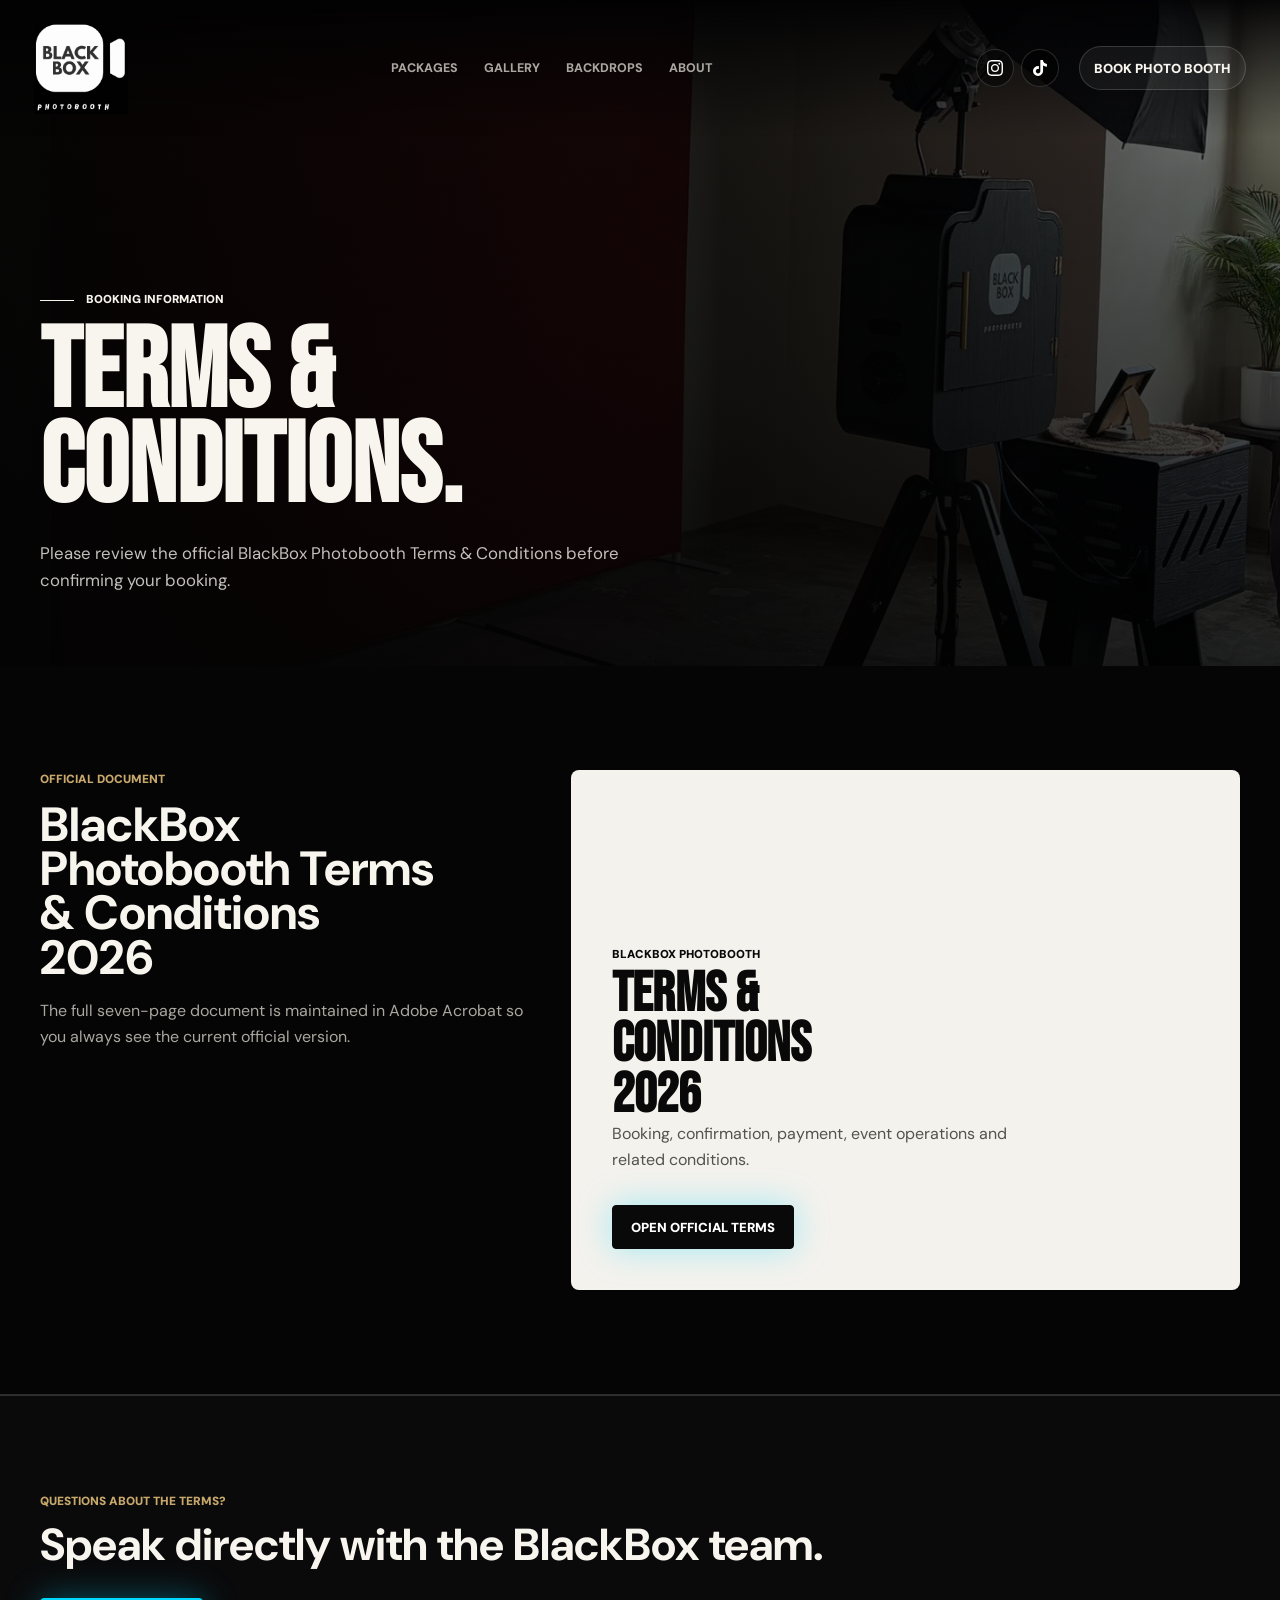
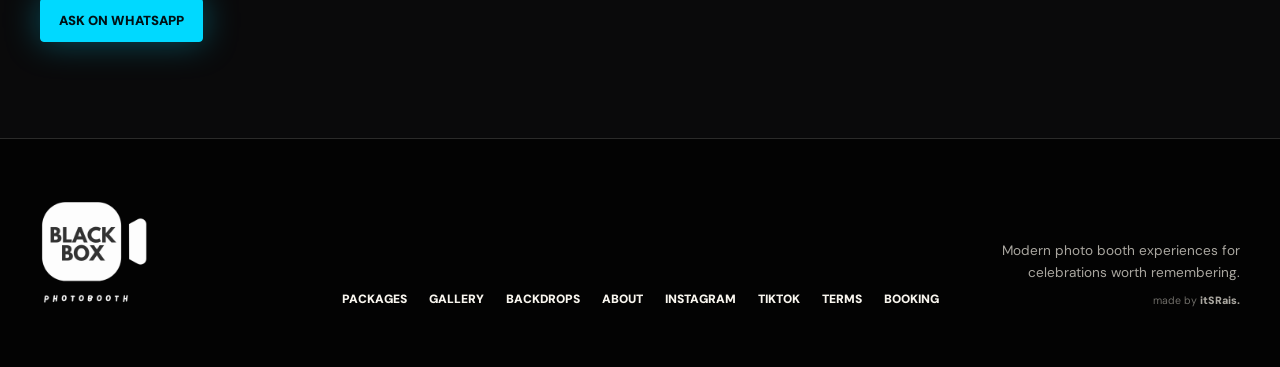
<file: terms.html>
<!doctype html>
<html lang="en">
  <head>
    <meta charset="utf-8" />
    <meta name="viewport" content="width=device-width, initial-scale=1" />
    <meta name="description" content="Read the official BlackBox Photobooth Terms and Conditions for bookings and events." />
    <title>Terms &amp; Conditions | Black Box Photobooth</title>
    <link rel="preconnect" href="https://fonts.googleapis.com" />
    <link rel="preconnect" href="https://fonts.gstatic.com" crossorigin />
    <link href="https://fonts.googleapis.com/css2?family=Bebas+Neue&family=DM+Sans:wght@400;500;700;900&display=swap" rel="stylesheet" />
    <link rel="stylesheet" href="./styles.css" />
  <link rel="stylesheet" href="./logo.css"></head>
  <body class="inner-page page-terms">
    <header class="site-header">
      <a class="brand bb-official" href="./index.html" aria-label="Black Box Photobooth home"><span class="bb-logo-window"><img src="./assets/blackbox-official.jpeg" alt="Black Box Photobooth" width="1024" height="1280"></span></a>
      <nav class="nav" aria-label="Primary navigation">
        <a href="./packages.html">Packages</a>
        <a href="./gallery.html">Gallery</a>
        <a href="./backdrops.html">Backdrops</a>
        <a href="./about.html">About</a>
      </nav>
      <div class="header-socials" aria-label="BlackBox social media">
        <a class="social-icon" href="https://www.instagram.com/blkboxbooth/" target="_blank" rel="noopener noreferrer" aria-label="BlackBox Photobooth on Instagram" title="Instagram"><img src="./assets/instagram.svg" alt="" /></a>
        <a class="social-icon" href="https://www.tiktok.com/@blackboxbooth?lang=en" target="_blank" rel="noopener noreferrer" aria-label="BlackBox Photobooth on TikTok" title="TikTok"><img src="./assets/tiktok.svg" alt="" /></a>
      </div>
      <a class="nav-cta" href="https://wa.me/601119948934?text=Hi%20BlackBox%20Photobooth%2C%20I%27d%20like%20to%20make%20a%20booking.">Book photo booth</a>
      <details class="mobile-menu">
        <summary aria-label="Open navigation"><span></span><span></span><span></span></summary>
        <nav class="mobile-menu-panel" aria-label="Mobile navigation">
          <a href="./packages.html">Packages</a>
          <a href="./gallery.html">Gallery</a>
          <a href="./backdrops.html">Backdrops</a>
          <a href="./about.html">About</a>
          <a class="mobile-social-link" href="https://www.instagram.com/blkboxbooth/" target="_blank" rel="noopener noreferrer"><img src="./assets/instagram.svg" alt="" />Instagram</a>
          <a class="mobile-social-link" href="https://www.tiktok.com/@blackboxbooth?lang=en" target="_blank" rel="noopener noreferrer"><img src="./assets/tiktok.svg" alt="" />TikTok</a>
          <a href="https://wa.me/601119948934?text=Hi%20BlackBox%20Photobooth%2C%20I%27d%20like%20to%20make%20a%20booking.">Book now</a>
        </nav>
      </details>
    </header>
    <main>
      <section class="page-masthead terms-masthead">
        <div class="page-masthead-media" aria-hidden="true"><img src="./assets/about-booth.webp" alt="" /></div>
        <div class="page-masthead-copy">
          <p class="hero-kicker">Booking information</p>
          <h1>Terms &amp; Conditions.</h1>
          <p>Please review the official BlackBox Photobooth Terms &amp; Conditions before confirming your booking.</p>
        </div>
      </section>
      <section class="content-band terms-layout">
        <div>
          <p class="micro">Official document</p>
          <h2>BlackBox Photobooth Terms &amp; Conditions 2026</h2>
          <p>The full seven-page document is maintained in Adobe Acrobat so you always see the current official version.</p>
        </div>
        <div class="terms-document">
          <span>BlackBox Photobooth</span>
          <strong>Terms &amp; Conditions 2026</strong>
          <p>Booking, confirmation, payment, event operations and related conditions.</p>
          <a class="button primary" href="https://acrobat.adobe.com/id/urn:aaid:sc:ap:74a0f33a-6508-4c38-a0b4-a70d27daad5a" target="_blank" rel="noopener noreferrer">Open official terms</a>
        </div>
      </section>
      <section class="page-cta">
        <p class="micro">Questions about the terms?</p>
        <h2>Speak directly with the BlackBox team.</h2>
        <a class="button primary" href="https://wa.me/601119948934?text=Hi%20BlackBox%20Photobooth%2C%20I%20have%20a%20question%20about%20the%20Terms%20%26%20Conditions.">Ask on WhatsApp</a>
      </section>
    </main>
    <footer class="site-footer">
      <a class="footer-brand bb-official" href="./index.html"><span class="bb-logo-window"><img src="./assets/blackbox-official.jpeg" alt="Black Box Photobooth" width="1024" height="1280"></span></a>
      <nav aria-label="Footer navigation">
        <a href="./packages.html">Packages</a>
        <a href="./gallery.html">Gallery</a>
        <a href="./backdrops.html">Backdrops</a>
        <a href="./about.html">About</a>
        <a href="https://www.instagram.com/blkboxbooth/" target="_blank" rel="noopener noreferrer">Instagram</a>
        <a href="https://www.tiktok.com/@blackboxbooth?lang=en" target="_blank" rel="noopener noreferrer">TikTok</a>
        <a href="./terms.html" aria-current="page">Terms</a>
        <a href="https://wa.me/601119948934?text=Hi%20BlackBox%20Photobooth%2C%20I%27d%20like%20to%20make%20a%20booking.">Booking</a>
      </nav>
      <div class="footer-meta">
        <p>Modern photo booth experiences for celebrations worth remembering.</p>
        <small class="site-credit">made by <span>itSRais.</span></small>
      </div>
    </footer>
  </body>
</html>
</file>
<file: photostrips.css>
:root{--ink:#151515;--paper:#f8f5ee;--muted:#aaa69e;--accent:#df5443}*{box-sizing:border-box}body{margin:0;background:var(--ink);color:var(--paper);font-family:'DM Sans',Arial,sans-serif}a{color:inherit;text-decoration:none}button,input,select{font:inherit}button,a,input,summary{touch-action:manipulation}button{cursor:pointer}button:disabled{cursor:not-allowed;opacity:.4}a:focus-visible,button:focus-visible,input:focus-visible,summary:focus-visible,select:focus-visible{outline:3px solid #dd735f;outline-offset:4px}.notice{text-align:center;background:#c9b695;color:#191919;padding:9px 16px;font-size:11px;letter-spacing:.07em}header{max-width:1440px;margin:auto;padding:22px 5%;display:flex;align-items:center;justify-content:space-between;border-bottom:1px solid #ffffff20;gap:20px}.wordmark{font-family:'Bebas Neue',Impact,sans-serif;font-size:36px;line-height:.9;letter-spacing:1px}.wordmark span{display:block;font:8px 'DM Sans',sans-serif;letter-spacing:2px;margin-top:8px}nav{display:flex;align-items:center;gap:30px;font-size:13px}.btn{border:0;background:var(--paper);color:var(--ink);padding:19px 25px;display:inline-flex;justify-content:space-between;gap:45px;align-items:center;font-weight:700;border-radius:3px;min-height:48px}.btn:hover{background:#ddc9a9}.btn.small{padding:12px 18px;font-size:12px}.landing{max-width:1440px;margin:auto;min-height:730px;padding:65px 5% 72px;display:grid;grid-template-columns:1fr 1fr;gap:35px;overflow:hidden}.eyebrow{font-size:10px;letter-spacing:2px;font-weight:700}.hero-text h1{font:clamp(64px,7.8vw,112px)/.91 'Bebas Neue',Impact,sans-serif;letter-spacing:-1px;margin:29px 0}.hero-text h1 em{font-style:normal;color:#d6b58b}.lede{font-size:15px;line-height:1.7;color:#c8c3bb;margin-bottom:30px}.caption{font-size:10px;letter-spacing:.02em;color:var(--muted);line-height:1.8}.availability{font-size:11px;line-height:1.7;color:#aaa69e;max-width:350px;margin-top:25px}.hero-art{position:relative;min-height:570px;background:radial-gradient(ellipse at 50% 55%,#45372e80,transparent 70%)}.sample-strip{padding:13px 13px 21px;background:var(--paper);color:var(--ink);width:200px;box-shadow:0 20px 35px #0007;display:grid;gap:9px}.sample-strip img{width:100%;height:125px;object-fit:cover}.sample-strip b{font-size:11px;text-align:center;margin-top:8px}.sample-strip small{font-size:6px;text-align:center;letter-spacing:1px}.back{position:absolute;top:25px;left:9%;transform:rotate(-13deg)}.back img{filter:grayscale(1)}.front{position:absolute;right:12%;top:93px;transform:rotate(10deg);background:#e3c7ad}.handnote{position:absolute;bottom:15px;left:8%;font:italic 22px Georgia,serif;transform:rotate(-9deg);color:#d6b58b}.edition{position:absolute;right:-55px;top:260px;font-size:8px;letter-spacing:2px;transform:rotate(90deg)}.band{border-top:1px solid #ffffff30;border-bottom:1px solid #ffffff30;padding:20px 5%;font:27px 'Bebas Neue',Impact,sans-serif;display:flex;justify-content:space-between;color:#d6b58b}.band span{color:#aaa69e}.section{padding:80px 5%;max-width:1440px;margin:auto}h2{font:48px/1.05 'Bebas Neue',Impact,sans-serif;font-weight:400;margin:20px 0}h3{font-size:19px}.steps{display:grid;grid-template-columns:repeat(3,1fr);gap:40px;margin-top:45px}.steps article{border-top:1px solid #ffffff30;padding-top:25px}.steps span{color:#d6b58b;font-size:10px;letter-spacing:1px}.steps p,.rental p,.faq p{color:#aaa69e;font-size:14px;line-height:1.8}.rental{display:grid;grid-template-columns:1fr 1fr;gap:70px;align-items:center;border-top:1px solid #ffffff20}.rental img{width:100%;height:340px;object-fit:cover}.text-link{border:0;background:none;color:inherit;padding:12px 0;display:inline-block;border-bottom:1px solid currentColor;font-size:13px}.faq{max-width:900px}.faq details{padding:22px 0;border-bottom:1px solid #ffffff25}.faq summary{cursor:pointer;font-size:15px}footer{border-top:1px solid #ffffff20;padding:40px 5%;display:flex;gap:24px;align-items:center;flex-wrap:wrap}footer p{flex:1;font-size:12px;color:var(--muted)}footer a:not(.wordmark),footer span{font-size:11px}footer>span{color:var(--muted)}.studio{max-width:1240px;margin:auto;padding:40px 5% 80px}.studio-heading h1{font:64px/1 'Bebas Neue',Impact,sans-serif;margin:10px 0}.studio-heading>p:last-child{font-size:14px;color:var(--muted)}.progress{list-style:none;display:flex;padding:20px 0;gap:30px;font-size:12px;color:var(--muted);border-bottom:1px solid #ffffff25}.progress .active{color:var(--paper)}.studio-grid{display:grid;grid-template-columns:1fr 1fr;gap:65px;align-items:start;margin-top:35px}.controls h2{font-size:25px;margin-top:32px}.controls p{font-size:12px;line-height:1.7;color:var(--muted)}.upload{display:block;border:1px dashed #938c80;padding:25px;text-align:center;cursor:pointer;font-size:14px;background:#ffffff05}.upload input{display:block;width:100%;margin-top:16px;font-size:12px}.frames{border:0;padding:0;margin:0;display:flex;gap:8px;flex-wrap:wrap}.frames legend{font-size:12px;margin-bottom:12px}.frames button{background:transparent;color:var(--paper);border:1px solid #777;padding:12px 18px;border-radius:3px}.frames button[aria-pressed=true]{background:var(--paper);color:var(--ink)}.field{display:block;font-size:12px;margin:22px 0}.field>span{float:right;color:var(--muted)}.field input,.field select{display:block;width:100%;border:1px solid #68635c;background:#222;color:var(--paper);padding:14px;border-radius:3px;margin-top:8px}.check{display:flex;gap:10px;font-size:12px;align-items:center;margin:24px 0}.check input{width:18px;height:18px}.local-note{margin:24px 0}.controls>.btn,.controls form>.btn{width:100%}.preview-panel{background:#dfdad0;color:var(--ink);padding:25px 30px;border-radius:4px}.preview-top{display:flex;justify-content:space-between;font-size:9px;letter-spacing:1px}.preview-panel canvas{display:block;width:170px;height:auto;max-width:100%;margin:25px auto;box-shadow:0 12px 24px #0002}.preview-panel>.caption{text-align:center;color:#615d55}.summary{margin-top:25px;border-top:1px solid #0003}.summary p{display:flex;justify-content:space-between;gap:12px;font-size:12px}.summary p:last-child{border-top:1px solid #0003;padding-top:14px}.photo-row{border-bottom:1px solid #ffffff20;padding:20px 0}.photo-row .row-top{display:flex;align-items:center;gap:8px;font-size:12px;margin-bottom:14px}.row-top strong{margin-right:auto}.row-top button{background:none;color:var(--paper);border:1px solid #777;border-radius:2px;min-width:36px;min-height:36px}.photo-row label{font-size:11px;display:grid;grid-template-columns:80px 1fr;align-items:center;gap:8px;margin:10px 0}.photo-row input{width:100%;accent-color:#c9b695}.two{display:grid;grid-template-columns:1fr 1fr;gap:15px}[hidden]{display:none!important}#message{color:#efb29e}#review{padding:12px;border-left:2px solid #d6b58b}@media(max-width:760px){header{padding:18px 5%}.wordmark{font-size:28px}nav{gap:14px;font-size:11px}nav>a:first-child{display:none}.btn.small{font-size:10px;padding:10px}.landing{padding-top:40px;grid-template-columns:1fr;gap:15px}.hero-text h1{font-size:76px}.hero-art{min-height:520px;max-width:480px;width:100%;margin:auto}.sample-strip{width:174px}.sample-strip img{height:104px}.front{right:12%;top:72px}.back{left:12%}.handnote{bottom:10px;font-size:19px}.band{font-size:20px;gap:20px}.band span{display:none}.section{padding:55px 6%}h2{font-size:38px}.steps{grid-template-columns:1fr;gap:20px}.rental{grid-template-columns:1fr;gap:20px}.rental img{height:280px}.studio-grid{grid-template-columns:1fr;gap:25px}.preview-panel{grid-row:1}.preview-panel canvas{width:125px;margin:18px auto}.studio-heading h1{font-size:49px}.progress{font-size:10px;gap:14px}.studio{padding-inline:5%}footer{gap:20px}footer p{flex-basis:65%}.edition{right:-45px}}
</file>
<file: logo.css>
.bb-official{display:block!important;width:94px!important;height:92px!important;flex-shrink:0}.bb-logo-window{display:block!important;position:relative;overflow:hidden;width:100%;height:100%;font-size:0!important;margin:0!important;mix-blend-mode:screen}.bb-official .bb-logo-window img{position:absolute!important;display:block!important;width:183%!important;max-width:none!important;height:auto!important;left:-48%!important;top:-63%!important;object-fit:contain!important;transform:none!important}footer .bb-official,.site-footer .bb-official{width:110px!important;height:108px!important}@media(max-width:759px){.bb-official{width:66px!important;height:65px!important}.site-header{grid-template-columns:auto 1fr auto}.mobile-menu-panel{top:100px}}
</file>
<file: styles.css>
:root {
  --black: #020203;
  --ink: #07080a;
  --panel: #101114;
  --panel-2: #16171b;
  --white: #f8f5ee;
  --muted: #aaa7a0;
  --line: rgba(248, 245, 238, 0.16);
  --cyan: #00d9ff;
  --gold: #c8a86b;
  --red: #d03f31;
}

* {
  box-sizing: border-box;
}

html {
  scroll-behavior: smooth;
}

body {
  margin: 0;
  min-width: 320px;
  background: var(--black);
  color: var(--white);
  font-family: "DM Sans", Arial, sans-serif;
}

a {
  color: inherit;
  text-decoration: none;
}

.site-header {
  position: fixed;
  inset: 0 0 auto;
  z-index: 20;
  display: grid;
  grid-template-columns: auto 1fr auto;
  align-items: center;
  gap: 20px;
  padding: 16px 18px;
  background: linear-gradient(180deg, rgba(2, 2, 3, 0.95), rgba(2, 2, 3, 0));
}

.brand {
  display: grid;
  gap: 0;
  font-family: "Bebas Neue", Impact, sans-serif;
  font-size: 1.25rem;
  line-height: 0.82;
}

.nav {
  display: none;
  justify-content: center;
  gap: 26px;
  color: var(--muted);
  font-size: 0.78rem;
  font-weight: 800;
  text-transform: uppercase;
}

.nav a:hover,
.nav a:focus-visible {
  color: var(--white);
}

.nav-cta,
.button {
  display: inline-flex;
  align-items: center;
  justify-content: center;
  min-height: 44px;
  border-radius: 999px;
  font-size: 0.82rem;
  font-weight: 900;
  text-transform: uppercase;
}

.nav-cta {
  padding: 0 14px;
  border: 1px solid var(--line);
  background: rgba(255, 255, 255, 0.06);
}

.hero {
  position: relative;
  min-height: 100svh;
  display: grid;
  align-items: end;
  overflow: hidden;
  padding: 104px 18px 32px;
  isolation: isolate;
}

.hero::before {
  content: "";
  position: absolute;
  inset: 0;
  z-index: -4;
  background:
    linear-gradient(180deg, rgba(2, 2, 3, 0.12), var(--black) 92%),
    radial-gradient(circle at 72% 23%, rgba(0, 217, 255, 0.3), transparent 18%),
    radial-gradient(circle at 28% 70%, rgba(208, 63, 49, 0.16), transparent 20%),
    linear-gradient(115deg, rgba(255, 255, 255, 0.12), transparent 28%),
    var(--black);
}

.space-field {
  position: absolute;
  inset: 0;
  z-index: -3;
  background-image:
    radial-gradient(circle, rgba(255, 255, 255, 0.78) 0 1px, transparent 1.5px),
    radial-gradient(circle, rgba(0, 217, 255, 0.42) 0 1px, transparent 1.5px);
  background-position: 0 0, 34px 53px;
  background-size: 86px 86px, 127px 127px;
  opacity: 0.5;
  mask-image: linear-gradient(180deg, #000 0 58%, transparent 95%);
}

.hero-product {
  position: absolute;
  inset: 76px 0 auto;
  z-index: -1;
  height: 54svh;
  min-height: 410px;
  display: grid;
  place-items: center;
  pointer-events: none;
}

.booth {
  position: relative;
  width: min(52vw, 250px);
  aspect-ratio: 0.54;
  display: grid;
  place-content: center;
  border: 1px solid rgba(255, 255, 255, 0.32);
  background:
    linear-gradient(135deg, rgba(255, 255, 255, 0.18), transparent 22%),
    linear-gradient(180deg, #2a2b31, #050506 62%);
  box-shadow:
    0 0 0 1px #000,
    0 32px 90px rgba(0, 0, 0, 0.92),
    0 0 80px rgba(0, 217, 255, 0.22);
  transform: perspective(760px) rotateY(-14deg) rotateX(2deg);
}

.booth::after {
  content: "";
  position: absolute;
  inset: auto 18px 0;
  height: 4px;
  background: var(--cyan);
  box-shadow: 0 0 26px var(--cyan);
}

.booth-light {
  position: absolute;
  top: 14%;
  right: 16%;
  width: 38px;
  aspect-ratio: 1;
  border-radius: 50%;
  background: radial-gradient(circle, #fff 0 14%, rgba(255, 255, 255, 0.55) 15% 34%, transparent 58%);
  box-shadow: 0 0 50px rgba(255, 255, 255, 0.9);
}

.booth span {
  font-family: "Bebas Neue", Impact, sans-serif;
  font-size: clamp(2.6rem, 13vw, 5.7rem);
  line-height: 0.8;
}

.orbit {
  position: absolute;
  border: 1px solid rgba(248, 245, 238, 0.16);
  border-radius: 50%;
  transform: rotate(-18deg);
}

.orbit-one {
  width: 330px;
  height: 110px;
}

.orbit-two {
  width: 440px;
  height: 150px;
  border-color: rgba(0, 217, 255, 0.18);
  transform: rotate(18deg);
}

.hero-copy {
  position: relative;
  z-index: 2;
}

.micro,
.section-kicker {
  margin: 0 0 14px;
  color: var(--gold);
  font-size: 0.74rem;
  font-weight: 900;
  text-transform: uppercase;
}

h1,
h2,
h3,
p {
  margin-top: 0;
}

h1 {
  max-width: 9.5ch;
  margin-bottom: 20px;
  font-family: "Bebas Neue", Impact, sans-serif;
  font-size: clamp(4.5rem, 22vw, 12rem);
  line-height: 0.78;
  letter-spacing: 0;
  text-transform: uppercase;
}

h1 span {
  display: block;
  color: transparent;
  -webkit-text-stroke: 1px rgba(248, 245, 238, 0.86);
}

h2 {
  margin-bottom: 18px;
  font-family: "DM Sans", Arial, sans-serif;
  font-size: clamp(2.45rem, 10vw, 5.8rem);
  line-height: 0.92;
  letter-spacing: 0;
}

h3 {
  margin-bottom: 10px;
  font-size: 1.02rem;
}

p {
  color: var(--muted);
  line-height: 1.62;
}

.intro {
  max-width: 33rem;
  font-size: 1rem;
}

.hero-actions {
  display: flex;
  flex-wrap: wrap;
  gap: 10px;
  margin-top: 24px;
}

.button {
  padding: 0 18px;
  border: 1px solid var(--line);
}

.button.primary {
  color: #001217;
  background: var(--cyan);
  border-color: var(--cyan);
  box-shadow: 0 0 34px rgba(0, 217, 255, 0.34);
}

.button.secondary {
  background: rgba(255, 255, 255, 0.06);
}

.scroll-cue {
  position: absolute;
  right: 18px;
  bottom: 30px;
  z-index: 3;
  display: none;
  align-items: center;
  gap: 10px;
  color: var(--muted);
  font-size: 0.74rem;
  font-weight: 900;
  text-transform: uppercase;
  writing-mode: vertical-rl;
}

.scroll-cue span {
  width: 1px;
  height: 52px;
  background: linear-gradient(var(--cyan), transparent);
}

.ticker {
  overflow: hidden;
  padding-block: 16px;
  border-block: 1px solid var(--line);
  background: #08090b;
  white-space: nowrap;
}

.ticker-track {
  width: max-content;
  display: flex;
  animation: ticker-loop 26s linear infinite;
  will-change: transform;
}

.ticker:hover .ticker-track {
  animation-play-state: paused;
}

.ticker-group {
  display: flex;
  align-items: center;
  gap: 28px;
  padding-right: 28px;
}

.ticker-group span {
  font-family: "Bebas Neue", Impact, sans-serif;
  font-size: clamp(1.8rem, 9vw, 4rem);
  line-height: 1;
}

.ticker-group span::after {
  content: "/";
  margin-left: 28px;
  color: var(--gold);
}

@keyframes ticker-loop {
  to { transform: translateX(-50%); }
}
.split-section,
.features,
.specs,
.booking {
  padding: 76px 18px;
}

.split-section {
  display: grid;
  gap: 24px;
  border-bottom: 1px solid var(--line);
}

.equipment-visual {
  width: 100%;
  aspect-ratio: 9 / 16;
  min-height: 0;
  overflow: hidden;
  border: 1px solid var(--line);
  border-radius: 8px;
  background: #111;
}

.equipment-visual img,
.equipment-visual video {
  width: 100%;
  height: 100%;
  display: block;
  object-fit: cover;
  object-position: center;
}

.home-explore {
  padding: 0 18px 76px;
  border-bottom: 1px solid var(--line);
}

.explore-menu {
  border-top: 1px solid var(--line);
  border-bottom: 1px solid var(--line);
}

.explore-menu summary {
  min-height: 92px;
  display: flex;
  align-items: center;
  justify-content: space-between;
  gap: 24px;
  cursor: pointer;
  list-style: none;
  color: var(--white);
  font-family: "Bebas Neue", Impact, sans-serif;
  font-size: 2.7rem;
  line-height: 1;
  text-transform: uppercase;
}

.explore-menu summary::-webkit-details-marker { display: none; }
.explore-menu summary::marker { content: ""; }
.explore-symbol::before { content: "+"; }
.explore-menu[open] .explore-symbol::before { content: "-"; }
.explore-menu nav { display: grid; }

.explore-menu nav a {
  min-height: 60px;
  display: flex;
  align-items: center;
  justify-content: space-between;
  gap: 20px;
  padding: 14px 0;
  border-top: 1px solid var(--line);
  color: var(--white);
  font-weight: 800;
  text-transform: uppercase;
}

.explore-menu nav a:hover { color: var(--gold); }
.explore-menu nav small { color: var(--muted); font-size: .68rem; }
.equipment-copy {
  align-self: center;
}

.split-section p {
  max-width: 52rem;
}

.proof-list {
  display: grid;
  gap: 12px;
  margin: 28px 0 0;
  padding: 0;
  list-style: none;
}

.proof-list li {
  padding: 16px 0;
  border-top: 1px solid var(--line);
  color: var(--white);
  font-weight: 800;
}

.statement {
  padding: 70px 18px;
  background:
    linear-gradient(rgba(2, 2, 3, 0.4), rgba(2, 2, 3, 0.92)),
    repeating-linear-gradient(90deg, rgba(255, 255, 255, 0.05) 0 1px, transparent 1px 52px),
    #101114;
}

.statement p {
  max-width: 900px;
  margin: 0;
  color: var(--white);
  font-family: "DM Sans", Arial, sans-serif;
  font-size: clamp(2rem, 8vw, 5.2rem);
  line-height: 1;
}

.section-heading {
  max-width: 820px;
}

.feature-grid {
  display: grid;
  gap: 12px;
  margin-top: 34px;
}

.feature-grid article {
  min-height: 220px;
  display: flex;
  flex-direction: column;
  justify-content: space-between;
  padding: 20px;
  border: 1px solid var(--line);
  border-radius: 8px;
  background:
    radial-gradient(circle at 88% 14%, rgba(0, 217, 255, 0.14), transparent 26%),
    linear-gradient(180deg, var(--panel), rgba(255, 255, 255, 0.03));
}

.feature-grid span {
  color: var(--cyan);
  font-family: "Bebas Neue", Impact, sans-serif;
  font-size: 2rem;
}

.feature-grid p {
  margin-bottom: 0;
}

.specs {
  display: grid;
  gap: 28px;
  border-block: 1px solid var(--line);
  background:
    radial-gradient(circle at 10% 30%, rgba(208, 63, 49, 0.16), transparent 26%),
    #08090b;
}

.spec-list {
  display: grid;
  border-top: 1px solid var(--line);
}

.spec-list div {
  display: grid;
  gap: 8px;
  padding: 18px 0;
  border-bottom: 1px solid var(--line);
}

.spec-list span {
  color: var(--muted);
  font-size: 0.78rem;
  font-weight: 900;
  text-transform: uppercase;
}

.spec-list strong {
  font-size: 1.05rem;
}

.gallery {
  display: grid;
  grid-template-columns: 1fr 1fr;
  grid-auto-rows: 190px;
  gap: 8px;
  padding: 18px;
}

.gallery-card {
  position: relative;
  display: flex;
  align-items: end;
  overflow: hidden;
  padding: 14px;
  border: 1px solid var(--line);
  border-radius: 8px;
  background: #111;
}

.gallery-card::before {
  content: "";
  position: absolute;
  inset: 0;
  z-index: 1;
  background: linear-gradient(180deg, transparent 42%, rgba(0, 0, 0, 0.82));
}

.gallery-card img {
  position: absolute;
  inset: 0;
  width: 100%;
  height: 100%;
  display: block;
  object-fit: cover;
  transition: transform .45s ease;
}

.gallery-card:hover img {
  transform: scale(1.025);
}

.gallery-card span {
  position: relative;
  z-index: 2;
  font-weight: 900;
}
.gallery-card.tall {
  grid-row: span 2;
}

.gallery-card.wide {
  grid-column: span 2;
}

.booking {
  margin: 18px;
  border: 1px solid var(--line);
  border-radius: 10px;
  background:
    radial-gradient(circle at 82% 20%, rgba(0, 217, 255, 0.24), transparent 24%),
    linear-gradient(135deg, var(--panel-2), #040405);
}

.booking p {
  max-width: 620px;
}

.booking .button {
  margin-top: 12px;
}

@media (min-width: 760px) {
  .site-header {
    padding: 22px 34px;
  }

  .nav {
    display: flex;
  }

  .hero {
    padding: 118px 40px 44px;
  }

  .hero-product {
    inset: 72px 0 auto 46%;
    height: 74svh;
  }

  .hero-copy {
    max-width: 760px;
  }

  .scroll-cue {
    display: inline-flex;
  }


  .split-section,
  .features,
  .specs,
  .booking {
    padding: 104px 40px;
  }

  .split-section,
  .specs {
    grid-template-columns: 0.45fr 1fr;
  }

  .equipment-showcase {
    grid-template-columns: minmax(320px, 480px) minmax(0, 1fr);
    align-items: center;
    gap: 64px;
  }

  .equipment-visual {
    aspect-ratio: 9 / 16;
  }

  .home-explore { padding: 0 40px 104px; }
  .explore-menu summary { min-height: 112px; font-size: 4rem; }
  .explore-menu nav { grid-template-columns: repeat(2, minmax(0, 1fr)); column-gap: 48px; }

  .statement {
    padding: 112px 40px;
  }

  .feature-grid {
    grid-template-columns: repeat(4, 1fr);
  }

  .gallery {
    grid-template-columns: 1.25fr 1fr 1fr 1.45fr;
    grid-auto-rows: 250px;
    padding: 40px;
  }

  .gallery-card.tall,
  .gallery-card.wide {
    grid-column: span 2;
  }

  .booking {
    margin: 40px;
  }
}


/* Rebuilt Black Box hero */
.brand {
  width: 58px;
  height: 58px;
  display: grid;
  place-items: center;
}

.brand img {
  width: 100%;
  height: 100%;
  display: block;
  object-fit: contain;
}

.hero {
  min-height: 92svh;
  align-items: center;
  padding: 112px 18px 56px;
  background: #070707;
}

.hero::before {
  z-index: -1;
  background:
    linear-gradient(90deg, rgba(3, 3, 3, 0.96) 0%, rgba(3, 3, 3, 0.8) 52%, rgba(3, 3, 3, 0.24) 100%),
    linear-gradient(180deg, rgba(3, 3, 3, 0.48) 0%, transparent 28%, rgba(3, 3, 3, 0.72) 100%);
  pointer-events: none;
}

.hero::after {
  content: "";
  position: absolute;
  inset: auto 18px 28px;
  height: 1px;
  z-index: 2;
  background: rgba(248, 245, 238, 0.26);
  pointer-events: none;
}

.hero-media {
  position: absolute;
  inset: 0;
  z-index: -2;
}

.hero-media img {
  width: 100%;
  height: 100%;
  display: block;
  object-fit: cover;
  object-position: 64% center;
}

.hero-copy {
  z-index: 1;
  width: min(100%, 760px);
  padding-bottom: 42px;
}

.hero-kicker {
  display: inline-flex;
  align-items: center;
  gap: 12px;
  margin: 0 0 18px;
  color: var(--white);
  font-size: 0.72rem;
  font-weight: 900;
  text-transform: uppercase;
}

.hero-kicker::before {
  content: "";
  width: 34px;
  height: 1px;
  background: currentColor;
}

.hero h1 {
  max-width: 7.4ch;
  margin-bottom: 24px;
  font-size: 4.6rem;
  line-height: 0.82;
}

.hero h1 span {
  color: var(--white);
  -webkit-text-stroke: 0;
}

.hero .intro {
  max-width: 28rem;
  margin-bottom: 0;
  color: rgba(248, 245, 238, 0.78);
  font-size: 1.02rem;
}

.hero .button {
  min-width: 154px;
  border-radius: 4px;
}

.hero .button.primary {
  color: var(--black);
  background: var(--white);
  border-color: var(--white);
  box-shadow: none;
}

.hero .button.secondary {
  background: rgba(3, 3, 3, 0.3);
  backdrop-filter: blur(8px);
}

.hero-proof {
  display: flex;
  flex-wrap: wrap;
  gap: 8px 20px;
  margin: 28px 0 0;
  padding: 20px 0 0;
  border-top: 1px solid rgba(248, 245, 238, 0.24);
  list-style: none;
}

.hero-proof li {
  position: relative;
  color: rgba(248, 245, 238, 0.72);
  font-size: 0.72rem;
  font-weight: 800;
  text-transform: uppercase;
}

.hero-proof li:not(:last-child)::after {
  content: "/";
  position: absolute;
  right: -13px;
  color: rgba(248, 245, 238, 0.34);
}

.hero .scroll-cue {
  bottom: 42px;
}

.hero .scroll-cue span {
  height: 44px;
  background: linear-gradient(var(--white), transparent);
}

@media (min-width: 760px) {
  .hero {
    min-height: 92svh;
    padding: 124px 40px 64px;
  }

  .hero::after {
    inset-inline: 40px;
  }

  .hero-copy {
    width: min(58%, 760px);
    padding-bottom: 0;
  }

  .hero-media img {
    object-position: center;
  }

  .hero h1 {
    font-size: 7rem;
  }
}

@media (min-width: 1180px) {
  .hero {
    padding-inline: 64px;
  }

  .hero::after {
    inset-inline: 64px;
  }

  .hero h1 {
    font-size: 8.75rem;
  }

  .hero .scroll-cue {
    right: 64px;
  }
}


/* Short-screen hero fit */
@media (min-width: 760px) and (max-height: 800px) {
  .hero {
    padding-top: 100px;
    padding-bottom: 44px;
  }

  .hero h1 {
    font-size: 5.75rem;
  }

  .hero-actions {
    margin-top: 18px;
  }

  .hero-proof {
    margin-top: 16px;
    padding-top: 16px;
  }
}


/* Multi-page Black Box site */
.site-header {
  grid-template-columns: auto 1fr auto auto;
}

.header-socials {
  display: none;
  align-items: center;
  gap: 7px;
}

.social-icon {
  width: 38px;
  height: 38px;
  display: grid;
  place-items: center;
  border: 1px solid var(--line);
  border-radius: 50%;
  background: rgba(0, 0, 0, .46);
  transition: border-color .2s ease, background .2s ease;
}

.social-icon:hover {
  border-color: rgba(248, 245, 238, .62);
  background: rgba(248, 245, 238, .1);
}

.social-icon img {
  width: 16px;
  height: 16px;
  display: block;
}
.nav a[aria-current="page"],
.mobile-menu-panel a[aria-current="page"] {
  color: var(--white);
}

.mobile-menu {
  position: relative;
}

.mobile-menu summary {
  width: 44px;
  height: 44px;
  display: grid;
  place-content: center;
  gap: 5px;
  border: 1px solid var(--line);
  border-radius: 50%;
  cursor: pointer;
  list-style: none;
  background: rgba(0, 0, 0, 0.5);
}

.mobile-menu summary::-webkit-details-marker { display: none; }
.mobile-menu summary span { width: 16px; height: 1px; display: block; background: var(--white); }
.mobile-menu[open] summary span:nth-child(1) { transform: translateY(6px) rotate(45deg); }
.mobile-menu[open] summary span:nth-child(2) { opacity: 0; }
.mobile-menu[open] summary span:nth-child(3) { transform: translateY(-6px) rotate(-45deg); }

.mobile-menu-panel {
  position: fixed;
  inset: 84px 18px auto;
  display: grid;
  padding: 12px;
  border: 1px solid var(--line);
  background: rgba(5, 5, 5, 0.98);
  box-shadow: 0 24px 80px rgba(0,0,0,.6);
}

.mobile-menu-panel a {
  padding: 15px 12px;
  border-bottom: 1px solid var(--line);
  font-size: .8rem;
  font-weight: 900;
  text-transform: uppercase;
}

.mobile-menu-panel a:last-child { border-bottom: 0; }
.mobile-menu-panel .mobile-social-link { display: flex; align-items: center; gap: 10px; }
.mobile-menu-panel .mobile-social-link img { width: 17px; height: 17px; flex: 0 0 auto; }

.inner-page { background: #050505; }

.page-masthead {
  position: relative;
  min-height: 72svh;
  display: grid;
  align-items: end;
  overflow: hidden;
  padding: 130px 18px 58px;
  isolation: isolate;
}

.page-masthead::before {
  content: "";
  position: absolute;
  inset: 0;
  z-index: -1;
  background: linear-gradient(90deg, rgba(3,3,3,.96), rgba(3,3,3,.76) 56%, rgba(3,3,3,.24)), linear-gradient(180deg, rgba(0,0,0,.3), rgba(0,0,0,.8));
}

.page-masthead-media { position: absolute; inset: 0; z-index: -2; }
.page-masthead-media img { width: 100%; height: 100%; display: block; object-fit: cover; object-position: center; }
.page-masthead-copy { max-width: 900px; }
.page-masthead h1 { max-width: 10ch; margin-bottom: 24px; font-size: 4.5rem; line-height: .84; }
.page-masthead-copy > p:last-child { max-width: 620px; margin-bottom: 0; color: rgba(248,245,238,.78); font-size: 1.05rem; }

.content-band { padding: 76px 18px; }
.compact-heading { max-width: 760px; }
.compact-heading h2 { font-size: 2.75rem; }

.package-grid { display: grid; gap: 12px; margin-top: 36px; }
.package-card { min-height: 520px; display: flex; flex-direction: column; padding: 24px; border: 1px solid var(--line); background: #0d0e10; }
.package-card.featured { background: var(--white); color: var(--black); }
.package-card.featured p, .package-card.featured li { color: #4b4a47; }
.package-card.featured .package-label { color: #111; }
.package-card h2 { margin-bottom: 14px; font-family: "Bebas Neue", Impact, sans-serif; font-size: 4.2rem; }
.package-label { color: var(--gold); font-size: .72rem; font-weight: 900; text-transform: uppercase; }
.package-card ul { display: grid; gap: 0; margin: 20px 0 28px; padding: 0; list-style: none; }
.package-card li { padding: 13px 0; border-top: 1px solid currentColor; color: var(--muted); font-size: .9rem; }
.package-card .button { margin-top: auto; border-radius: 4px; }
.package-card.featured .button.primary { background: var(--black); color: var(--white); border-color: var(--black); }
.package-note { margin: 18px 0 0; color: var(--muted); font-size: .78rem; }

.gallery-page-grid { display: grid; grid-auto-rows: 260px; gap: 8px; }
.gallery-tile { position: relative; min-width: 0; margin: 0; overflow: hidden; background: #111; }
.gallery-tile img { width: 100%; height: 100%; display: block; object-fit: cover; transition: transform .45s ease; }
.gallery-tile:hover img { transform: scale(1.025); }
.gallery-tile figcaption { position: absolute; inset: auto 14px 14px; font-size: .75rem; font-weight: 900; text-transform: uppercase; }
.gallery-tile::after { content: ""; position: absolute; inset: 0; background: linear-gradient(180deg, transparent 55%, rgba(0,0,0,.72)); pointer-events: none; }
.gallery-tile figcaption { z-index: 1; }
.crop-booth img { object-position: 92% center; }
.crop-print img { object-position: 57% 65%; }
.crop-party img { object-position: 75% center; }
.gallery-quote { display: grid; place-items: center; padding: 26px; border: 1px solid var(--line); background: #0c0d0f; }
.gallery-quote p { margin: 0; color: var(--white); font-family: "DM Sans", Arial, sans-serif; font-size: 2rem; line-height: 1.08; }

.backdrop-grid { display: grid; grid-template-columns: repeat(2, minmax(0,1fr)); gap: 12px; margin-top: 36px; }
.backdrop-card { min-width: 0; }
.backdrop-card h3 { margin: 14px 0 6px; }
.backdrop-card p { margin: 0; font-size: .85rem; }
.backdrop-swatch { aspect-ratio: 4 / 5; border: 1px solid var(--line); }
.clean-white { background: #efefec; }
.maroon { background: linear-gradient(145deg, #741c31, #4f0d1c 72%); }
.rose-dawn { background: linear-gradient(145deg, #e9b5bd, #c9818d 72%); }
.midnight-black { background: radial-gradient(circle at 35% 30%, #2a2a2a, #030303 70%); }
.champagne { background: repeating-linear-gradient(115deg, #9b8055 0 2px, #ddc99f 2px 5px, #6f5939 5px 7px); }
.silver { background: repeating-linear-gradient(95deg, #42454a 0 3px, #d9dcdf 3px 5px, #777b80 5px 8px); }
.red-carpet { background: linear-gradient(135deg, #4b0208, #a30e1a 48%, #2b0004); }
.custom { display: grid; place-items: center; background: repeating-linear-gradient(135deg, #111 0 18px, #f4f0e8 18px 36px); }
.custom span { padding: 12px 16px; background: #050505; color: #fff; font-weight: 900; }

.story-grid { display: grid; gap: 28px; border-bottom: 1px solid var(--line); }
.story-grid h2 { font-size: 3.2rem; }
.story-copy p { max-width: 680px; font-size: 1.05rem; }
.values-strip { display: grid; }
.values-strip article { min-height: 260px; padding: 28px 18px; border-bottom: 1px solid var(--line); }
.values-strip strong { color: var(--gold); font-family: "Bebas Neue", Impact, sans-serif; font-size: 2.4rem; }
.values-strip h3 { margin-top: 56px; font-size: 1.2rem; }

.booking-layout { display: grid; gap: 38px; }
.booking-intro h2 { font-size: 3.2rem; }
.booking-contact { display: grid; gap: 6px; margin-top: 30px; }
.booking-contact span { color: var(--muted); font-size: .72rem; font-weight: 900; text-transform: uppercase; }
.booking-contact a { font-weight: 900; }
.booking-form { display: grid; gap: 18px; padding: 22px; border: 1px solid var(--line); background: #0c0d0f; }
.booking-form label { display: grid; gap: 8px; color: var(--white); font-size: .78rem; font-weight: 900; text-transform: uppercase; }
.booking-form input, .booking-form select, .booking-form textarea { width: 100%; min-height: 48px; padding: 12px 13px; border: 1px solid var(--line); border-radius: 0; outline: 0; background: #050505; color: var(--white); font: inherit; text-transform: none; }
.booking-form textarea { resize: vertical; }
.booking-form input:focus, .booking-form select:focus, .booking-form textarea:focus { border-color: var(--white); }
.booking-form .button { width: 100%; border-radius: 4px; }
.form-row { display: grid; gap: 18px; }

.page-cta { padding: 76px 18px; border-top: 1px solid var(--line); background: #0a0a0b; }
.page-cta h2 { max-width: 900px; font-size: 2.8rem; }
.page-cta .button { margin-top: 14px; border-radius: 4px; }

.site-footer { display: grid; gap: 28px; padding: 50px 18px; border-top: 1px solid var(--line); background: #030303; }
.footer-brand { font-family: "Bebas Neue", Impact, sans-serif; font-size: 2.2rem; line-height: .86; text-transform: uppercase; }
.footer-brand span { display: block; color: var(--muted); font-size: 1rem; }
.site-footer nav { display: flex; flex-wrap: wrap; gap: 14px 22px; font-size: .75rem; font-weight: 900; text-transform: uppercase; }
.site-footer p { max-width: 360px; margin: 0; font-size: .85rem; }
.footer-meta { display: grid; gap: 10px; }
.site-credit { color: #6f6d68; font-size: .66rem; }
.site-credit span { color: var(--muted); font-weight: 900; }

@media (min-width: 760px) {
  .mobile-menu { display: none; }
  .header-socials { display: flex; }
  .page-masthead { min-height: 74svh; padding: 148px 40px 72px; }
  .page-masthead h1 { font-size: 7rem; }
  .content-band { padding: 104px 40px; }
  .page-packages .package-grid { grid-template-columns: repeat(2, minmax(0,1fr)); max-width: 980px; }
  .gallery-page-grid { grid-template-columns: repeat(12, minmax(0,1fr)); grid-auto-rows: 270px; }
  .gallery-tile-large { grid-column: span 7; grid-row: span 2; }
  .crop-booth { grid-column: span 5; }
  .crop-print { grid-column: span 5; }
  .crop-party { grid-column: span 7; }
  .gallery-quote { grid-column: span 5; }
  .backdrop-grid { grid-template-columns: repeat(3, minmax(0,1fr)); }
  .story-grid { grid-template-columns: .8fr 1.2fr; }
  .values-strip { grid-template-columns: repeat(3, 1fr); }
  .values-strip article { padding: 36px 40px; border-right: 1px solid var(--line); }
  .booking-layout { grid-template-columns: .75fr 1.25fr; align-items: start; }
  .booking-form { padding: 32px; }
  .form-row { grid-template-columns: 1fr 1fr; }
  .page-cta { padding: 96px 40px; }
  .site-footer { grid-template-columns: 1fr auto 1fr; align-items: end; padding: 60px 40px; }
  .footer-meta { justify-self: end; text-align: right; }
}

@media (max-width: 759px) {
  .site-header { gap: 10px; padding-inline: 14px; }
  .site-header .nav-cta { padding-inline: 12px; font-size: .68rem; }
  .brand { width: 52px; height: 52px; }
  .page-masthead h1 { overflow-wrap: anywhere; }
}

/* Curtain reveal hero */
.hero-media video {
  width: 100%;
  height: 100%;
  display: block;
  object-fit: cover;
  object-position: 64% center;
  transform: scale(1.035);
}

.hero-curtain {
  position: absolute;
  inset: 0;
  z-index: 6;
  overflow: hidden;
  pointer-events: none;
  animation: curtain-clear 0.01s 2.75s forwards;
}

.curtain-panel {
  position: absolute;
  top: 0;
  bottom: 0;
  width: 53%;
  background-color: #190709;
  background-image:
    linear-gradient(90deg, rgba(0, 0, 0, 0.72), transparent 14%, rgba(146, 25, 34, 0.42) 31%, rgba(0, 0, 0, 0.68) 50%, rgba(119, 14, 23, 0.36) 72%, rgba(0, 0, 0, 0.76)),
    repeating-linear-gradient(90deg, #29090d 0 8%, #570f18 14%, #1b0709 23%);
  box-shadow: inset 0 0 70px rgba(0, 0, 0, 0.78);
  will-change: transform;
}

.curtain-panel-left {
  left: 0;
  transform-origin: left center;
  animation: curtain-open-left 2.1s cubic-bezier(0.68, 0, 0.32, 1) 0.45s forwards;
}

.curtain-panel-right {
  right: 0;
  transform-origin: right center;
  animation: curtain-open-right 2.1s cubic-bezier(0.68, 0, 0.32, 1) 0.45s forwards;
}

.curtain-panel-left::after,
.curtain-panel-right::after {
  content: "";
  position: absolute;
  inset: 0;
  opacity: 0.66;
  background: linear-gradient(180deg, rgba(255, 255, 255, 0.08), transparent 22%, rgba(0, 0, 0, 0.38) 88%);
}

.curtain-panel-left::before,
.curtain-panel-right::before {
  content: "";
  position: absolute;
  top: 0;
  bottom: 0;
  width: 28px;
  background: rgba(0, 0, 0, 0.72);
  filter: blur(10px);
}

.curtain-panel-left::before { right: -10px; }
.curtain-panel-right::before { left: -10px; }

.curtain-valance {
  position: absolute;
  inset: 0 0 auto;
  height: 13%;
  min-height: 78px;
  background:
    linear-gradient(180deg, rgba(0, 0, 0, 0.62), transparent),
    repeating-linear-gradient(90deg, #1c070a 0 5%, #580f18 9%, #28080c 15%);
  box-shadow: 0 14px 28px rgba(0, 0, 0, 0.72);
  clip-path: polygon(0 0, 100% 0, 100% 60%, 95% 88%, 90% 60%, 85% 88%, 80% 60%, 75% 88%, 70% 60%, 65% 88%, 60% 60%, 55% 88%, 50% 60%, 45% 88%, 40% 60%, 35% 88%, 30% 60%, 25% 88%, 20% 60%, 15% 88%, 10% 60%, 5% 88%, 0 60%);
  animation: valance-lift 0.65s ease 2.15s forwards;
}

.hero-copy {
  opacity: 0;
  transform: translateY(18px);
  animation: hero-copy-arrive 0.8s ease 2.25s forwards;
}

@keyframes curtain-open-left {
  0% { transform: translateX(0) scaleX(1); }
  70% { transform: translateX(-78%) scaleX(0.62); }
  100% { transform: translateX(-104%) scaleX(0.48); }
}

@keyframes curtain-open-right {
  0% { transform: translateX(0) scaleX(1); }
  70% { transform: translateX(78%) scaleX(0.62); }
  100% { transform: translateX(104%) scaleX(0.48); }
}

@keyframes valance-lift {
  to { opacity: 0; transform: translateY(-100%); }
}

@keyframes curtain-clear {
  to { visibility: hidden; }
}

@keyframes hero-copy-arrive {
  to { opacity: 1; transform: translateY(0); }
}

@media (min-width: 760px) {
  .hero-media video { object-position: center; }
}

@media (prefers-reduced-motion: reduce) {
  .hero-curtain { display: none; }
  .hero-copy { opacity: 1; transform: none; animation: none; }
  .hero-media video { transform: none; }
  .ticker { overflow-x: auto; }
  .ticker-track { animation: none; }
  .ticker-group[aria-hidden="true"] { display: none; }
}
/* Package inclusions and supplied photography */
.page-about .page-masthead-media img {
  object-position: 68% center;
}

.story-signoff {
  margin-top: 34px;
  color: var(--white);
  font-family: "DM Sans", Arial, sans-serif;
  font-size: 1.35rem !important;
  font-weight: 700;
}

.package-inclusions {
  display: grid;
  gap: 36px;
  border-top: 1px solid var(--line);
  border-bottom: 1px solid var(--line);
  background: #070708;
}

.equipment-specs {
  margin: 0;
  border-top: 1px solid var(--line);
}

.equipment-specs div {
  display: grid;
  grid-template-columns: 92px minmax(0, 1fr);
  gap: 18px;
  align-items: baseline;
  padding: 18px 0;
  border-bottom: 1px solid var(--line);
}

.equipment-specs dt {
  color: var(--gold);
  font-size: .7rem;
  font-weight: 900;
  text-transform: uppercase;
}

.equipment-specs dd {
  min-width: 0;
  margin: 0;
  color: var(--white);
  font-size: 1rem;
  font-weight: 700;
}

@media (min-width: 760px) {
  .package-inclusions {
    grid-template-columns: .75fr 1.25fr;
    align-items: start;
  }

  .equipment-specs div {
    grid-template-columns: 130px minmax(0, 1fr);
    padding: 21px 0;
  }
}

/* TikTok gallery and official terms */
.tiktok-section {
  border-top: 1px solid var(--line);
  background: #08090b;
}

.tiktok-grid {
  display: grid;
  gap: 12px;
  margin-top: 36px;
}

.tiktok-card {
  min-width: 0;
  overflow: hidden;
  border: 1px solid var(--line);
  border-radius: 8px;
  background: #111;
}

.tiktok-card iframe {
  width: 100%;
  aspect-ratio: 9 / 16;
  display: block;
  border: 0;
  background: #080808;
}

.tiktok-card > a {
  display: block;
  padding: 15px 16px;
  border-top: 1px solid var(--line);
  font-size: .72rem;
  font-weight: 900;
  text-decoration: underline;
  text-underline-offset: 4px;
  text-transform: uppercase;
}

.tiktok-profile-link,
.package-note a,
.form-terms a {
  text-decoration: underline;
  text-underline-offset: 4px;
}
.tiktok-profile-link {
  display: inline-block;
  margin-top: 22px;
  font-size: .78rem;
  font-weight: 900;
  text-transform: uppercase;
}

.form-terms {
  margin: -4px 0 0;
  color: var(--muted);
  font-size: .72rem;
  line-height: 1.5;
  text-transform: none;
}

.terms-masthead .page-masthead-media img {
  object-position: center 58%;
}

.terms-layout {
  display: grid;
  gap: 36px;
  border-bottom: 1px solid var(--line);
}

.terms-layout h2 {
  max-width: 12ch;
  font-size: 3rem;
}

.terms-layout > div:first-child > p:last-child {
  max-width: 620px;
}

.terms-document {
  min-height: 380px;
  display: flex;
  flex-direction: column;
  justify-content: end;
  padding: 28px;
  border: 1px solid var(--line);
  border-radius: 8px;
  background: #f4f2ed;
  color: #090909;
}

.terms-document span {
  font-size: .72rem;
  font-weight: 900;
  text-transform: uppercase;
}

.terms-document strong {
  max-width: 9ch;
  margin-top: 8px;
  font-family: "Bebas Neue", Impact, sans-serif;
  font-size: 3.5rem;
  line-height: .9;
  text-transform: uppercase;
}

.terms-document p {
  max-width: 440px;
  color: #55524d;
}

.terms-document .button {
  width: fit-content;
  margin-top: 16px;
  border-radius: 4px;
  background: #090909;
  color: #fff;
  border-color: #090909;
}

.site-footer a[aria-current="page"] {
  color: var(--white);
}

@media (min-width: 760px) {
  .tiktok-grid {
    grid-template-columns: repeat(3, minmax(0, 1fr));
  }

  .terms-layout {
    grid-template-columns: .85fr 1.15fr;
    align-items: start;
  }

  .terms-document {
    min-height: 520px;
    padding: 40px;
  }
}
</file>
<file: admin.css>
[hidden]{display:none!important}.admin{max-width:1080px;margin:50px auto;padding:0 24px 80px}.admin h1{font-size:clamp(40px,6vw,76px);letter-spacing:-.05em;margin-bottom:12px}.muted{color:#b9b6ae;line-height:1.6}#login{max-width:440px;margin:40px 0}label{display:block;margin:20px 0}input,select{display:block;background:#252525;color:#f8f5ee;border:1px solid #777;padding:12px;width:100%;margin-top:8px;border-radius:0}button{padding:11px 16px;border:1px solid #aaa;background:#f8f5ee;color:#151515}.toolbar{display:flex;justify-content:space-between;align-items:center;gap:16px}.order{border:1px solid #ffffff35;padding:24px;margin:20px 0;overflow-wrap:anywhere}.order h3{margin:0 0 10px}.order p{line-height:1.6;white-space:pre-line}.order .tag{display:inline-block;padding:5px 10px;margin:0 8px 8px 0;background:#c9b695;color:#151515;font-size:12px}.order .files{display:flex;gap:10px;flex-wrap:wrap}.order .files a{text-decoration:underline}.order .fields{display:grid;grid-template-columns:1fr 1fr;gap:20px}.error{color:#ffac9c}#message{min-height:24px}@media(max-width:600px){.order .fields{grid-template-columns:1fr;gap:0}.order{padding:18px}header{flex-wrap:wrap}}

.strip-preview{margin:20px 0}.strip-image{display:inline-flex;flex-direction:column;gap:10px;text-decoration:underline}.strip-image img{width:160px;max-height:480px;object-fit:contain;background:#eee}.strip-preview button{display:block;margin-top:14px}.original-image{display:flex;flex-direction:column;gap:8px;width:140px}.original-image img{width:140px;height:140px;object-fit:cover}.order .files{align-items:flex-start}.order .files>button{width:100%;text-align:left}.order.cancelled{border-color:#b88b80}.order.cancelled .fulfillment{background:#e9b5bd}.order-feedback{font-weight:700;color:#b5dfb4;min-height:24px}.order-feedback.error{color:#ffac9c}

.queues{display:flex;flex-wrap:wrap;gap:8px;margin:24px 0}.queues button{background:#222;color:var(--paper);border-color:#555}.queues [aria-pressed=true]{background:#c9b695;color:#151515}.filters{display:grid;grid-template-columns:2fr 1fr 1fr 1fr;gap:16px}.order-summary{display:grid;grid-template-columns:80px 1fr auto;gap:24px;align-items:center}.queue-thumb img{width:68px;height:204px;object-fit:contain}.queue-thumb{font-size:12px;color:#bbb}.order-summary h3{font-size:20px}.order-summary>button{white-space:nowrap}dialog{background:#191919;color:#f8f5ee;border:1px solid #777;width:min(850px,95vw);max-height:92vh;padding:28px}dialog::backdrop{background:#000b}dialog .order{border:0;padding:0}textarea{font:inherit;display:block;min-height:110px;width:100%;background:#252525;color:#f8f5ee;border:1px solid #777;padding:12px;margin-top:10px}.note{border-left:2px solid #c9b695;padding:12px 18px;background:#222}.workflow-actions{display:flex;gap:12px;margin:20px 0}dialog h3{margin-top:28px!important}#close-order{position:sticky;top:0}@media(max-width:700px){.filters{grid-template-columns:1fr 1fr}.filters label:first-child{grid-column:1/-1}.order-summary{grid-template-columns:60px 1fr;gap:14px}.order-summary>button{grid-column:1/-1}.queue-thumb img{width:54px;height:162px}dialog{padding:18px}}
</file>
